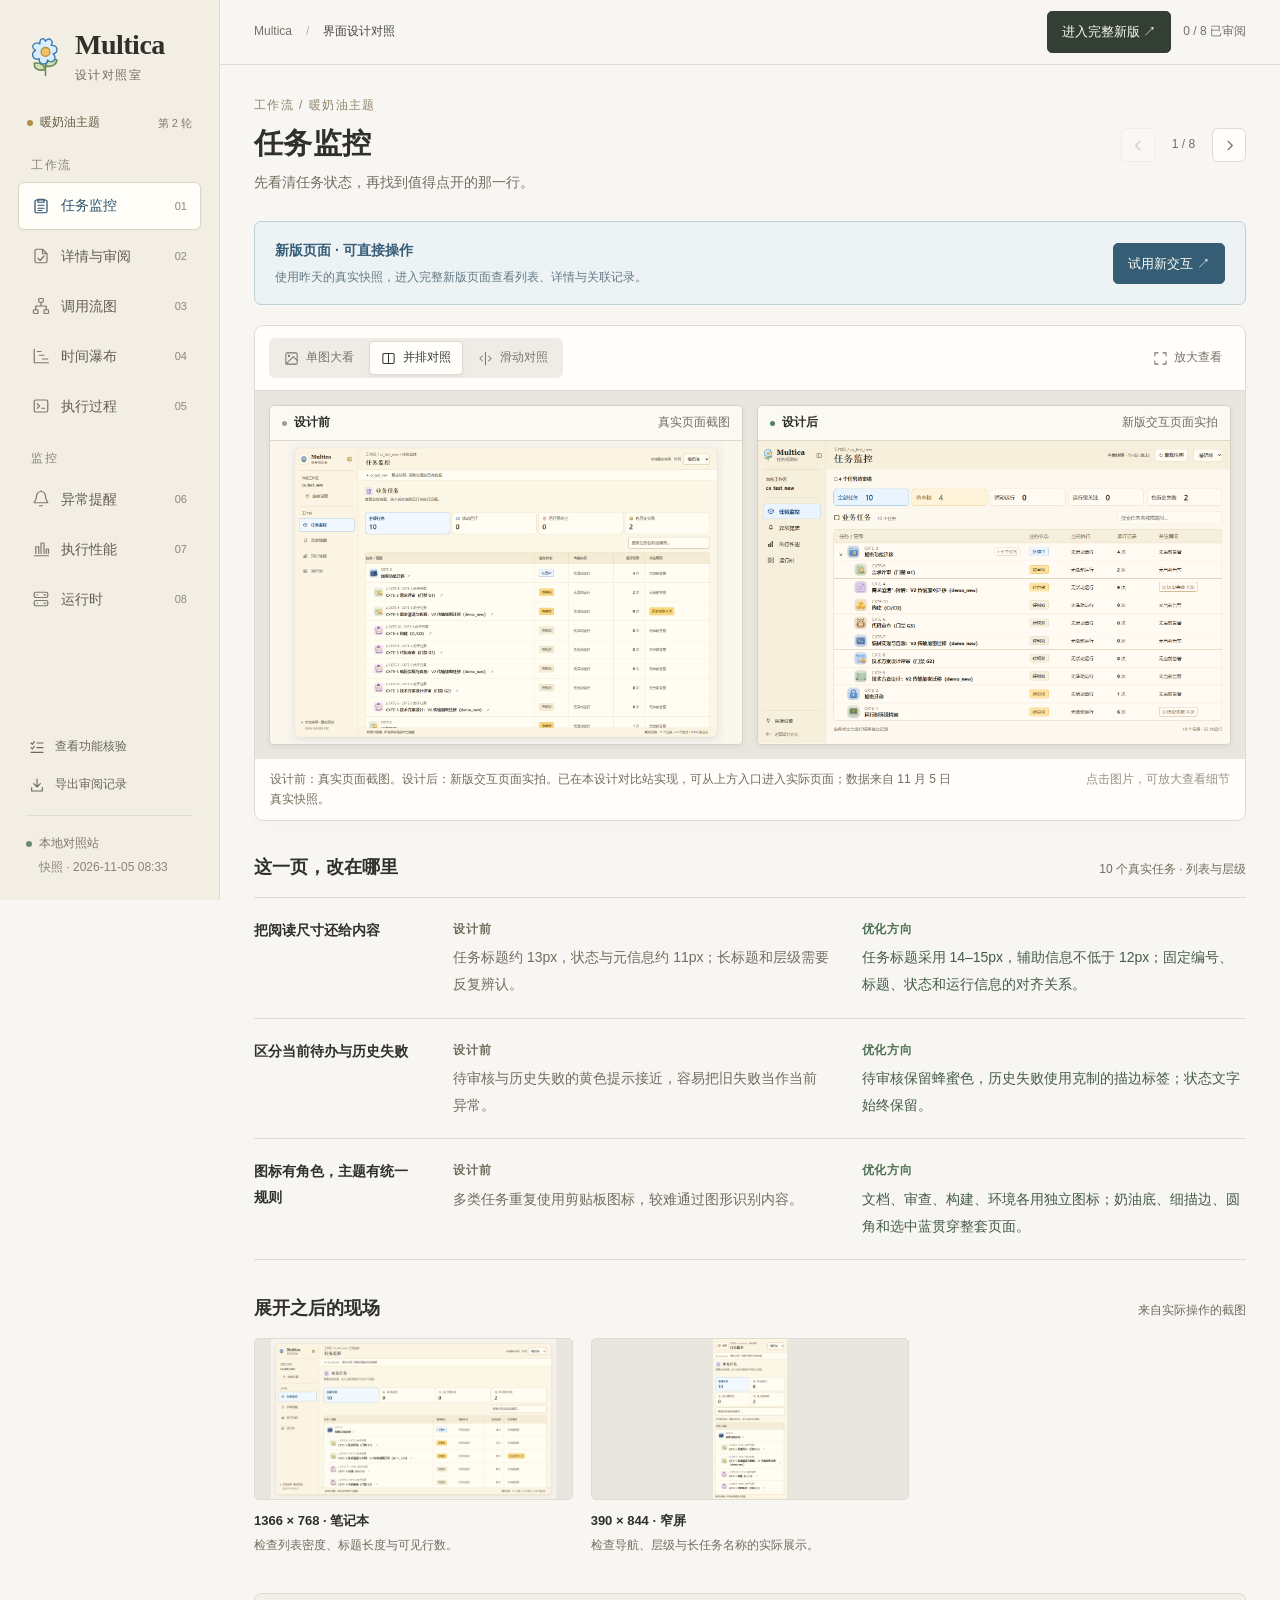
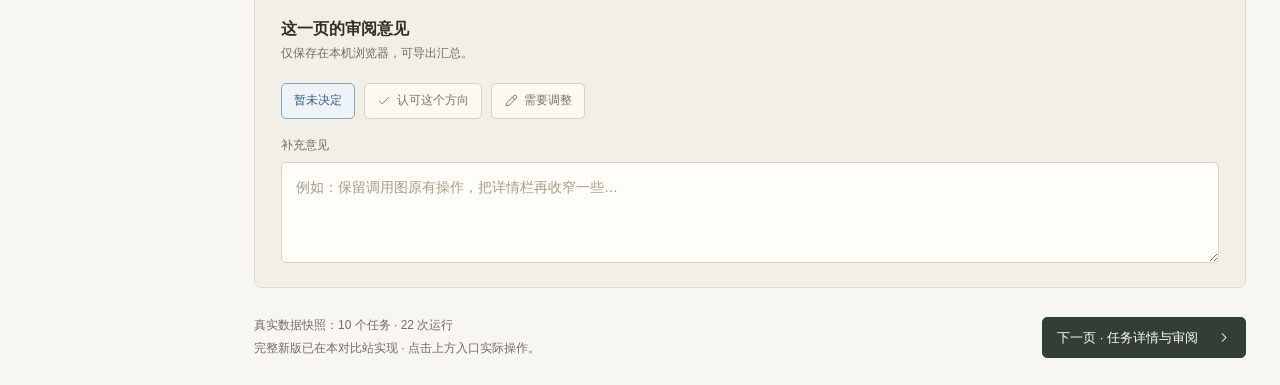
<file: public/index.html>
<!doctype html>
<html lang="zh-CN">
<head>
  <meta charset="UTF-8">
  <meta name="viewport" content="width=device-width,initial-scale=1">
  <meta name="theme-color" content="#f5f3ed">
  <meta name="description" content="Multica 暖奶油主题的完整设计前后对照：8 个页面、真实快照、交互审查与优化效果稿。">
  <title>Multica · 设计前后对照</title>
  <link rel="icon" href="./mark.svg" type="image/svg+xml">
  <link rel="stylesheet" href="./style.css">
</head>
<body>
  <a class="skip-link" href="#main">跳到对比内容</a>
  <aside class="sidebar">
    <a class="brand" href="#tasks"><img src="./mark.svg" width="35" height="42" alt=""><span><b>Multica</b><small>设计对照室</small></span></a>
    <div class="edition"><span class="edition-dot"></span>暖奶油主题<span>第 2 轮</span></div>
    <nav id="page-nav" aria-label="页面导航"></nav>
    <div class="sidebar-bottom">
      <button id="open-coverage" class="plain-button" type="button"><span data-icon="checklist"></span>查看功能核验</button>
      <button id="export-review" class="plain-button" type="button"><span data-icon="download"></span>导出审阅记录</button>
      <p><span class="local-dot"></span>本地对照站<small>快照 · 2026-11-05 08:33</small></p>
    </div>
  </aside>
  <div class="workspace">
    <header class="topbar"><div class="topbar-title"><span class="desktop-label">Multica</span><span class="slash">/</span><span>界面设计对照</span></div><div class="topbar-right"><a class="next-button" href="./new.html#tasks">进入完整新版 ↗</a><span id="review-progress">0 / 9 已审阅</span><button id="mobile-coverage" class="icon-button mobile-only" aria-label="查看功能核验" type="button"><span data-icon="checklist"></span></button></div></header>
    <main id="main" tabindex="-1">
      <div class="page-heading">
        <div><p class="eyebrow" id="page-category">工作流</p><h1 id="page-title">任务监控</h1><p class="page-intro" id="page-intro"></p></div>
        <div class="page-step"><button id="prev-page" class="icon-button" type="button" aria-label="上一页"><span data-icon="left"></span></button><span id="page-position">1 / 9</span><button id="next-page" class="icon-button" type="button" aria-label="下一页"><span data-icon="right"></span></button></div>
      </div>
      <section id="interactive-entry" class="interactive-entry" hidden><div><strong>时间轴行内展开与内容解析</strong><p>下方已同步新版实际截图。点击同一片段展开 / 收起；长输入、长返回、文件差异均可实际操作。</p></div><a href="./waterfall.html" class="next-button">试用新交互 ↗</a></section>
      <section class="comparison" aria-label="设计前后对照">
        <div class="comparison-toolbar">
          <div class="mode-switch" role="group" aria-label="对照方式">
            <button type="button" data-mode="single"><span data-icon="image"></span>单图大看</button>
            <button type="button" data-mode="split" aria-pressed="true"><span data-icon="split"></span><span class="desktop-label">并排对照</span><span class="mobile-only">上下对照</span></button>
            <button type="button" data-mode="wipe"><span data-icon="wipe"></span>滑动对照</button>
          </div>
          <div class="version-switch" id="version-switch" role="group" aria-label="显示版本"><button type="button" data-version="before">设计前</button><button type="button" data-version="after" aria-pressed="true">设计后</button></div>
          <button id="enlarge-current" class="quiet-button" type="button"><span data-icon="expand"></span>放大查看</button>
        </div>
        <div id="viewer" class="viewer mode-split" aria-live="off"></div>
        <div class="viewer-footer"><p id="viewer-caption">每张图片均标注实际来源。</p><span id="viewer-hint">点击图片，可放大查看细节</span></div>
      </section>
      <section class="changes-section" aria-labelledby="changes-title">
        <div class="section-heading"><h2 id="changes-title">这一页，改在哪里</h2><span id="scenario-count"></span></div>
        <div id="changes" class="change-list"></div>
      </section>
      <section class="evidence-section" id="evidence-section" aria-labelledby="evidence-title">
        <div class="section-heading"><h2 id="evidence-title">展开之后的现场</h2><p>来自实际操作的截图</p></div>
        <div id="evidence" class="evidence-grid"></div>
      </section>
      <section class="review-section" aria-labelledby="review-title">
        <div class="review-heading"><div><h2 id="review-title">这一页的审阅意见</h2><p>仅保存在本机浏览器，可导出汇总。</p></div><span id="save-status" role="status"></span></div>
        <div class="review-options" role="group" aria-label="审阅结论"><button type="button" data-verdict="pending">暂未决定</button><button type="button" data-verdict="accepted"><span data-icon="check"></span>认可这个方向</button><button type="button" data-verdict="changes"><span data-icon="edit"></span>需要调整</button></div>
        <label class="comment-label" for="review-note">补充意见</label><textarea id="review-note" rows="3" maxlength="4000" placeholder="例如：保留调用图原有操作，把详情栏再收窄一些…"></textarea>
      </section>
      <footer class="page-footer"><p>真实数据快照：10 个任务 · 22 次运行<span>完整新版已在本对比站实现 · 点击上方入口实际操作。</span></p><button id="continue-review" type="button" class="next-button">查看下一页<span data-icon="right"></span></button></footer>
    </main>
  </div>
  <dialog id="lightbox" class="lightbox" aria-label="放大查看设计图">
    <div class="lightbox-toolbar"><div><strong id="lightbox-title"></strong><small id="lightbox-source"></small></div><div class="lightbox-actions"><div id="lightbox-versions" class="version-switch" role="group" aria-label="放大图版本"><button type="button" data-light-version="before">设计前</button><button type="button" data-light-version="after">设计后</button></div><button id="zoom-toggle" class="quiet-button" type="button" aria-pressed="false">原始尺寸</button><a id="download-image" class="quiet-button desktop-label" download><span data-icon="download"></span>保存图片</a><button id="close-lightbox" class="icon-button" type="button" aria-label="关闭大图"><span data-icon="close"></span></button></div></div>
    <div id="lightbox-scroll" class="lightbox-scroll"><img id="lightbox-image" alt=""></div>
    <p class="lightbox-foot" id="lightbox-foot">图片保持原始比例 · Esc 关闭</p>
  </dialog>
  <dialog id="coverage-dialog" class="coverage-dialog" aria-labelledby="coverage-title"><div class="dialog-heading"><div><p class="eyebrow">有记录的检查</p><h2 id="coverage-title">这次具体看了什么</h2></div><button id="close-coverage" class="icon-button" type="button" aria-label="关闭功能核验"><span data-icon="close"></span></button></div><div id="coverage-body"></div><div class="coverage-footer"><span>来源：本地浏览器实测 · 2026-11-06</span><button id="coverage-done" type="button" class="next-button">知道了</button></div></dialog>
  <div id="toast" class="toast" role="status" hidden></div>
  <script type="module" src="./app.js"></script>
</body>
</html>
</file>
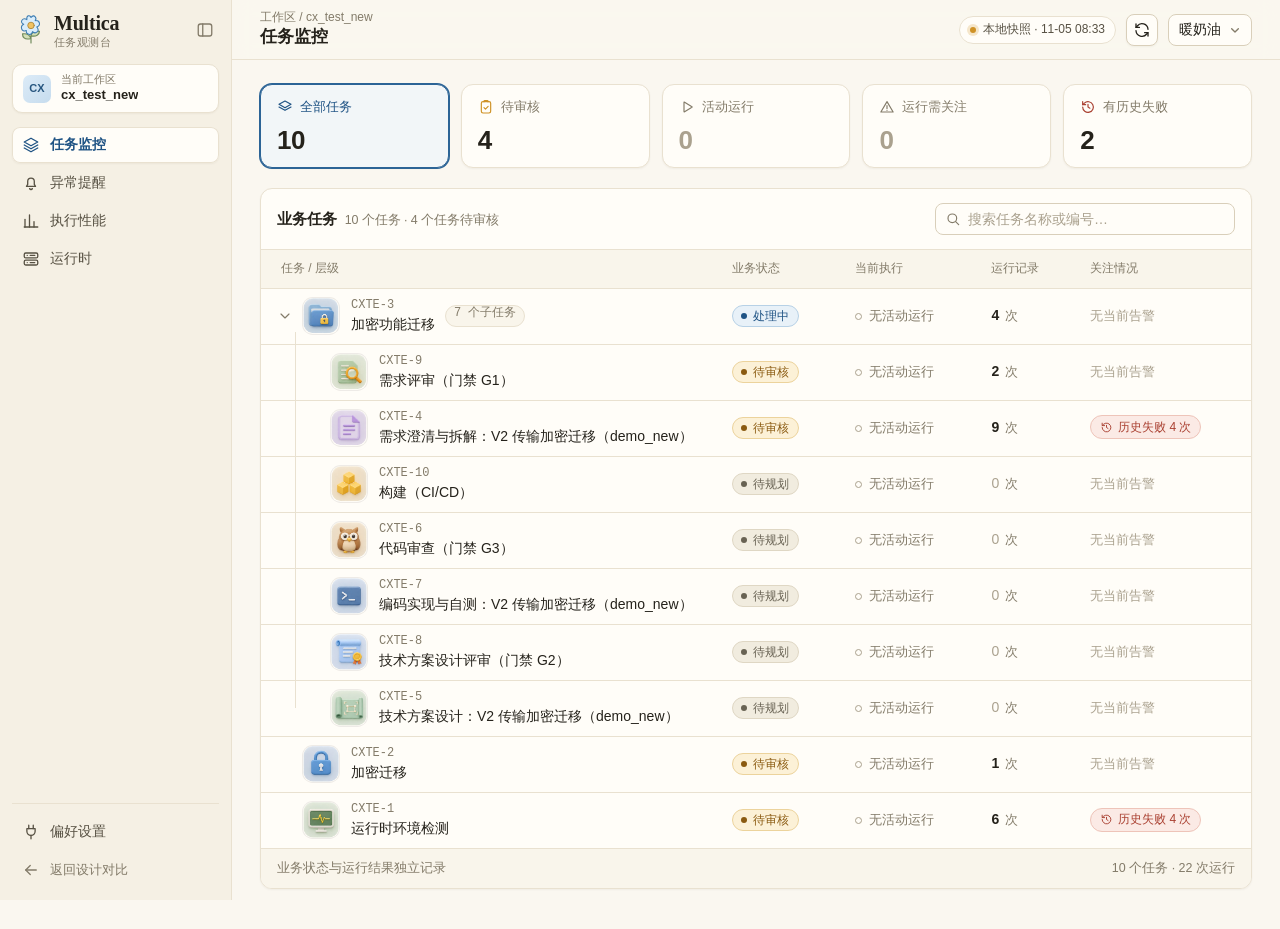
<file: public/new.html>
<!doctype html>
<html lang="zh-CN">
<head>
  <meta charset="utf-8">
  <meta name="viewport" content="width=device-width,initial-scale=1">
  <meta name="theme-color" content="#faf7f0">
  <title>Multica · 任务观测台</title>
  <link rel="icon" href="./mark.svg" type="image/svg+xml">
  <link rel="stylesheet" href="./ui.css">
</head>
<body>
  <aside class="side"></aside>
  <div class="shell">
    <header class="top">
      <div class="top-title"><small id="crumb">工作区 / cx_test_new</small><h1 id="heading">任务监控</h1></div>
      <span class="snapshot-chip" title="当前展示的是本地快照，不是实时数据">本地快照 · 11-05 08:33</span>
      <button id="reload" class="icon-button" type="button" aria-label="重载快照" title="重载快照"><span data-icon="refresh"></span></button>
      <select id="theme" aria-label="外观主题"><option value="cream">暖奶油</option><option value="paper">素纸</option><option value="dark">夜间</option></select>
    </header>
    <main id="main" aria-live="polite"><div class="skeleton" role="status" aria-label="正在读取真实快照…"><i></i><i></i></div></main>
  </div>
  <dialog id="reader" aria-labelledby="reader-heading"><header><h2 id="reader-heading">完整记录</h2><button id="close-reader" type="button" aria-label="关闭"><span data-icon="close"></span></button></header><div id="reader-body"></div></dialog>
  <script type="module" src="./new.js"></script>
</body>
</html>
</file>
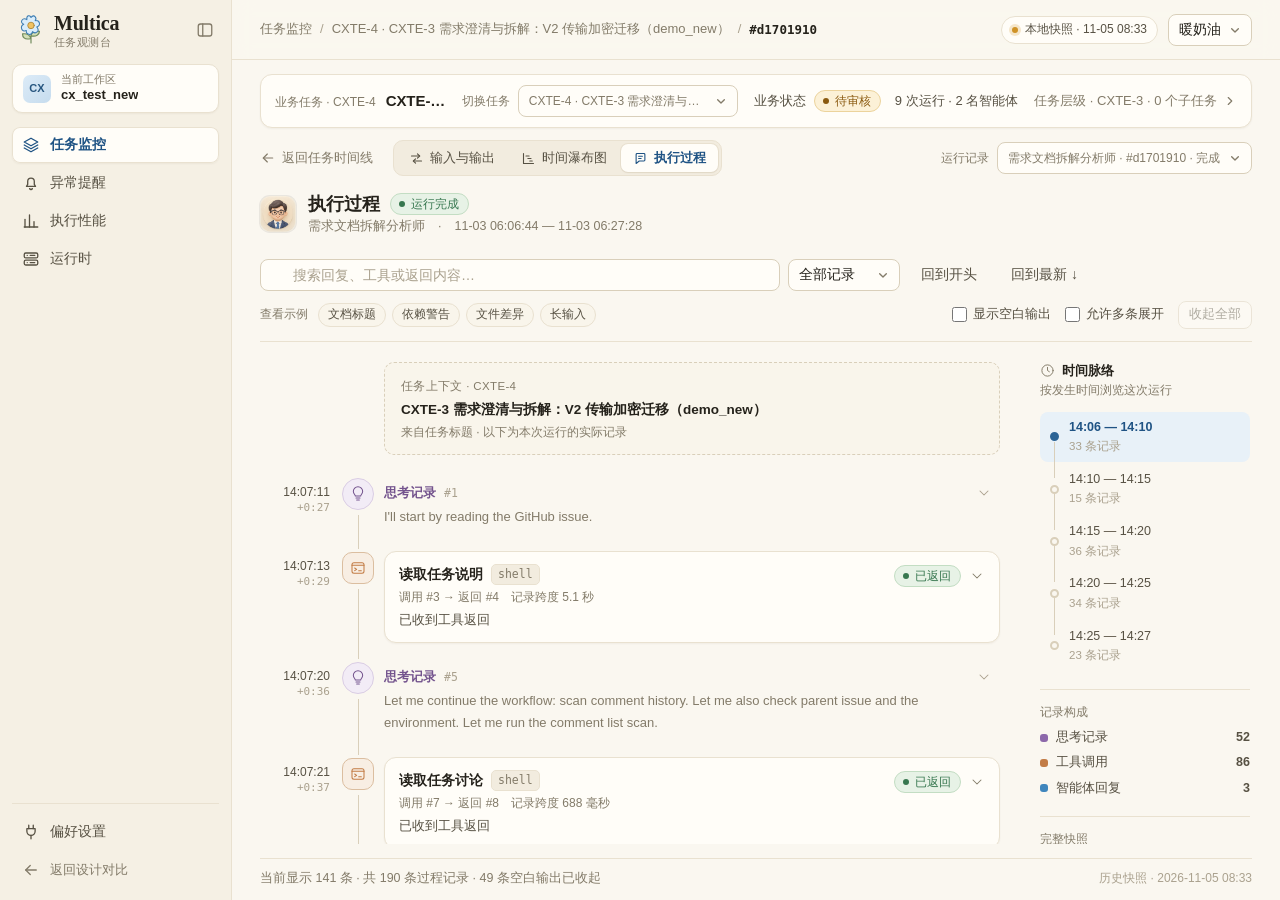
<file: public/process.html>
<!doctype html>
<html lang="zh-CN">
<head>
  <meta charset="UTF-8">
  <meta name="viewport" content="width=device-width,initial-scale=1">
  <meta name="theme-color" content="#faf7f0">
  <title>执行过程 · Multica</title>
  <link rel="icon" href="./mark.svg" type="image/svg+xml">
  <link rel="stylesheet" href="./ui.css">
</head>
<body class="process-page">
  <div class="shell">
    <header class="top app-header">
      <nav class="breadcrumb" aria-label="位置">任务监控 <span>/</span> CXTE-4 <span>/</span> <span>#d1701910</span></nav>
      <div class="header-end"><span class="snapshot-chip" title="当前展示的是本地快照，不是实时数据">本地快照 · 11-05 08:33</span><select id="theme" aria-label="外观主题"><option value="cream">暖奶油</option><option value="paper">素纸</option><option value="dark">夜间</option></select></div>
    </header>
    <main class="process-main">
      <header class="process-heading"><div class="heading-identity"><span class="agent-avatar" aria-hidden="true"></span><div><div class="heading-line"><h1>执行过程</h1><span class="run-status">运行完成</span></div><p>需求文档拆解分析师</p></div></div><nav class="run-views" aria-label="运行查看方式"><a href="./waterfall.html">时间瀑布</a><a href="./process.html" aria-current="page">对话过程</a></nav></header>
      <div class="process-toolbar"><label class="process-search"><span data-icon="search"></span><input id="flow-search" type="search" placeholder="搜索回复、工具或返回内容…" aria-label="搜索执行过程"></label><label><span class="sr-only">记录类型</span><select id="flow-kind"><option value="all">全部记录</option><option value="tool">工具调用</option><option value="text">智能体回复</option><option value="thinking">思考记录</option></select></label><button id="go-start" class="quiet">回到开头</button><button id="go-latest" class="quiet">回到最新 ↓</button></div>
      <div class="flow-options"><div class="flow-examples"><span>查看示例</span><button data-case="96">文档标题</button><button data-case="244">依赖警告</button><button data-case="796">文件差异</button><button data-case="747">长输入</button></div><div class="expand-options"><label><input id="show-empty" type="checkbox">显示空白输出</label><label><input id="keep-open" type="checkbox">允许多条展开</label><button id="collapse-entries" class="sm" disabled>收起全部</button></div></div>
      <div id="process-loading" role="status" class="load-state">正在读取本地对话记录…</div>
      <div id="process-error" role="alert" class="load-state" hidden><strong>执行记录暂时无法读取</strong><p>确认本地服务仍在运行后重试。</p><button id="reload-process">重新读取</button></div>
      <div id="process-workspace" class="process-workspace" hidden>
        <section id="flow-scroll" class="flow-scroll" aria-label="执行对话记录" tabindex="0"><div id="flow-content"></div></section>
        <aside class="process-index" aria-label="按时间跳转"><div class="index-heading"><span data-icon="clock"></span><h2>时间脉络</h2></div><p class="index-hint">按发生时间浏览这次运行</p><nav id="time-index"></nav><div class="record-composition"><h3>记录构成</h3><div id="record-composition"></div></div><div class="capture-range"><h3>完整快照</h3><p id="capture-count"></p><p id="empty-label" class="range-note"></p><p class="range-note">调用与返回按 ID 配对；保留原始顺序与截断标记。</p></div></aside>
      </div>
      <footer class="process-footer"><span id="flow-count" role="status"></span><span>历史快照 · 2026-11-05 08:33</span></footer>
    </main>
  </div>
  <dialog id="reader" aria-labelledby="reader-title"><header class="reader-header"><div><p class="eyebrow" id="reader-kicker"></p><h2 id="reader-title"></h2></div><button id="close-reader" class="icon-button" aria-label="关闭完整阅读"><span data-icon="close"></span></button></header><div class="reader-tools"><div id="reader-tabs" class="detail-tabs" role="tablist" aria-label="完整阅读内容"></div><button id="copy-content" class="quiet">复制当前内容</button><button id="download-record" class="quiet">下载原始记录</button></div><div class="reader-search"><input id="reader-search" type="search" placeholder="在当前内容中查找…" aria-label="在当前内容中查找"><span id="match-count" role="status"></span><button id="prev-match" aria-label="上一个匹配"><span data-icon="arrowUp"></span></button><button id="next-match" aria-label="下一个匹配"><span data-icon="arrowDown"></span></button></div><div id="reader-content" class="reader-content"></div><footer class="reader-footer">只展示本地快照已捕获的记录；截断的内容无法补回。<span>Esc 关闭</span></footer></dialog>
  <div id="toast" role="status" hidden></div>
  <script type="module" src="./process.js"></script>
</body>
</html>
</file>
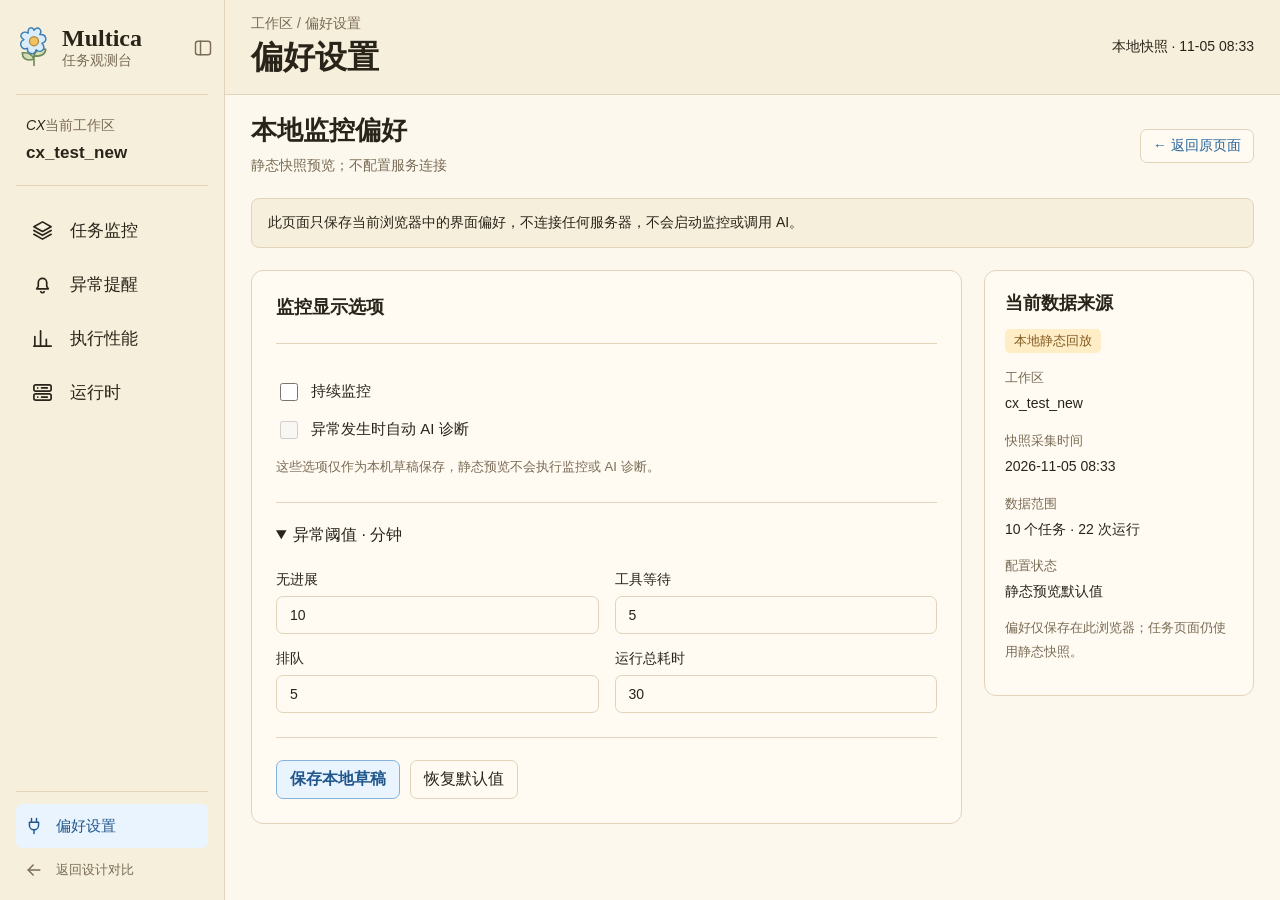
<file: public/settings.html>
<!doctype html><html lang="zh-CN"><head><meta charset="utf-8"><meta name="viewport" content="width=device-width,initial-scale=1"><title>偏好设置 · Multica</title><link rel="icon" href="./mark.svg"><link rel="stylesheet" href="./new.css"><link rel="stylesheet" href="./workspace-shell.css"><link rel="stylesheet" href="./settings.css"></head><body data-page="settings"><aside class="side"></aside><div class="shell"><header class="top"><div><small>工作区 / 偏好设置</small><h1>偏好设置</h1></div><span>本地快照 · 11-05 08:33</span></header><main id="settings-main"><p role="status">正在读取静态快照…</p></main></div><dialog id="settings-confirm" aria-labelledby="confirm-title"><h2 id="confirm-title">尚有未保存的改动</h2><p id="confirm-description"></p><div><button id="confirm-cancel" type="button">继续编辑</button><button id="confirm-accept" type="button">放弃改动并离开</button></div></dialog><script type="module" src="./settings.js"></script></body></html>
</file>
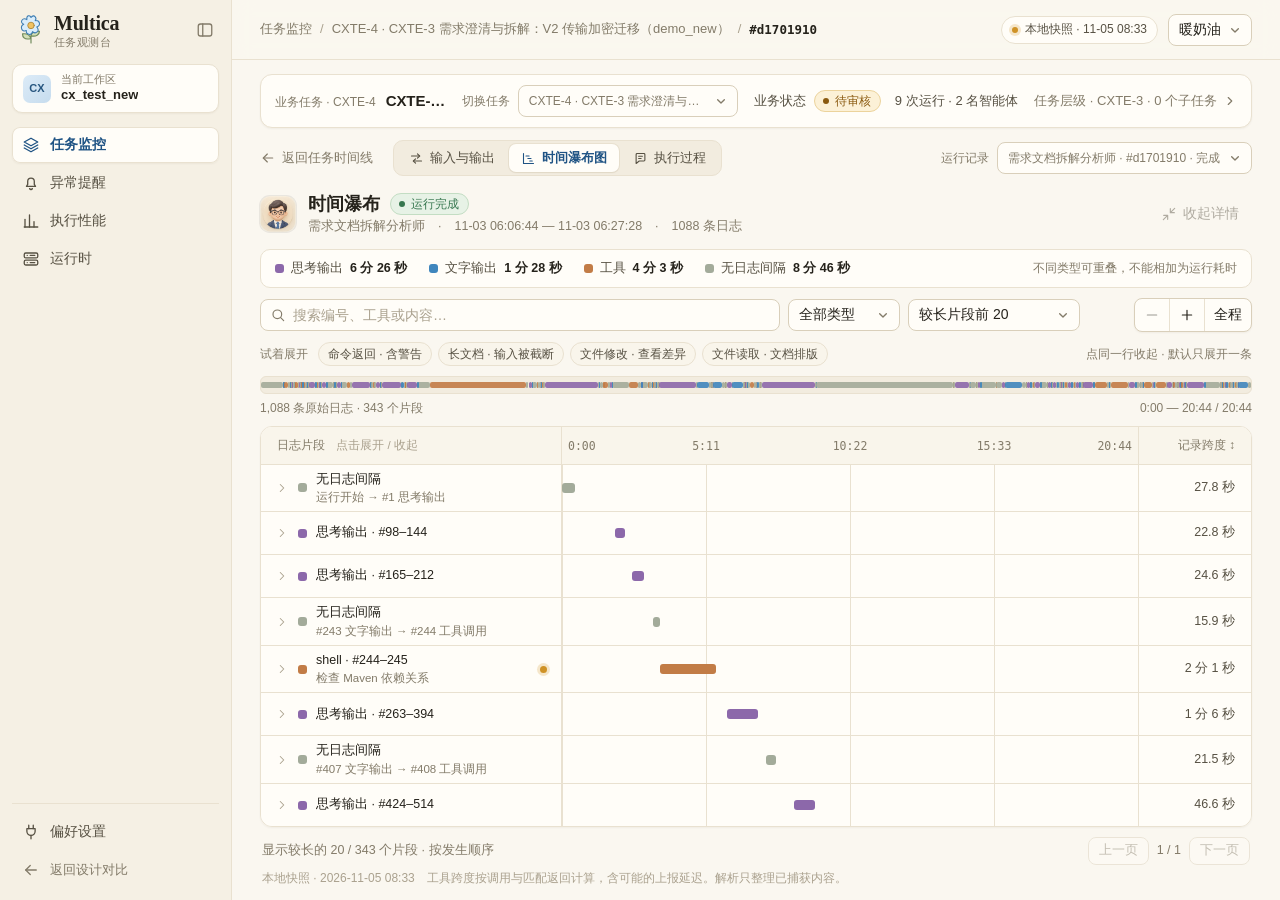
<file: public/waterfall.html>
<!doctype html>
<html lang="zh-CN">
<head>
  <meta charset="utf-8">
  <meta name="viewport" content="width=device-width,initial-scale=1">
  <meta name="theme-color" content="#faf7f0">
  <title>时间瀑布 · Multica</title>
  <link rel="icon" href="./mark.svg" type="image/svg+xml">
  <link rel="stylesheet" href="./ui.css">
</head>
<body>
  <div class="shell">
    <header class="top app-header">
      <nav class="breadcrumb" aria-label="位置">任务监控 <span>/</span> CXTE-4 <span>/</span> <span>#d1701910</span></nav>
      <div class="header-end"><span class="snapshot-chip" title="当前展示的是本地快照，不是实时数据">本地快照 · 11-05 08:33</span><select id="theme" aria-label="外观主题"><option value="cream">暖奶油</option><option value="paper">素纸</option><option value="dark">夜间</option></select></div>
    </header>
    <main>
      <div class="run-heading">
        <div class="heading-identity"><span class="agent-avatar" aria-hidden="true"></span><div><p class="eyebrow">运行分析</p><div class="heading-line"><h1>时间瀑布</h1><span class="run-status">运行完成</span></div><p class="run-meta">需求文档拆解分析师</p></div></div>
        <button id="collapse-all" class="quiet" disabled><span data-icon="collapse"></span>收起详情</button>
      </div>
      <div id="loading" role="status" class="load-state">正在读取本地运行记录…</div>
      <div id="load-error" hidden role="alert" class="load-state"><strong>运行记录暂时无法读取</strong><p>请确认本地服务仍在运行，然后重试。</p><button id="retry-load">重新读取</button></div>
      <div id="workspace" class="workspace" hidden>
        <section class="summary-strip" aria-label="记录区间统计"><div id="totals"></div><span>不同类型可重叠，不能相加为运行耗时</span></section>
        <div class="controls">
          <label class="search-label"><span data-icon="search"></span><input id="search" type="search" aria-label="搜索全部日志片段" placeholder="搜索编号、工具或内容…"></label>
          <label><span class="sr-only">日志类型</span><select id="kind"><option value="all">全部类型</option><option value="tool">工具调用</option><option value="thinking">思考输出</option><option value="text">文字输出</option><option value="gap">无日志间隔</option></select></label>
          <label><span class="sr-only">显示方式</span><select id="mode"><option value="longest">较长片段前 20</option><option value="sequence">按发生顺序 · 每页 40</option></select></label>
          <div class="zoom-buttons" role="group" aria-label="时间轴缩放"><button id="zoom-out" aria-label="缩小时间轴" title="缩小时间轴"><span data-icon="minus"></span></button><button id="zoom-in" aria-label="放大时间轴" title="放大时间轴"><span data-icon="plus"></span></button><button id="zoom-fit">全程</button></div>
        </div>
        <div class="examples"><span>试着展开</span><button data-example="244">命令返回 · 含警告</button><button data-example="747">长文档 · 输入被截断</button><button data-example="796">文件修改 · 查看差异</button><button data-example="61">文件读取 · 文档排版</button><span class="example-hint">点同一行收起 · 默认只展开一条</span></div>
        <div class="axis-overview"><div id="overview" aria-hidden="true"></div><div class="overview-foot"><span id="record-count"></span><span id="time-range"></span></div><label id="pan-control" hidden>平移时间窗口<input id="pan" type="range" min="0" max="100" value="0" step="100" aria-label="平移时间窗口"></label></div>
        <section id="timeline-scroll" class="timeline-scroll" aria-label="日志时间瀑布"><div class="timeline-head"><span>日志片段 <small>点击展开 / 收起</small></span><div id="axis" class="axis"></div><span><button id="sort-duration" aria-label="按记录跨度排序" data-order="trace">记录跨度 ↕</button></span></div><div id="timeline"></div></section>
        <footer class="timeline-footer"><span id="visible-count"></span><div><button id="prev-batch" class="sm">上一页</button><span id="batch-count"></span><button id="next-batch" class="sm">下一页</button></div></footer>
        <p class="source-note">本地快照 · 2026-11-05 08:33　<span>工具跨度按调用与匹配返回计算，含可能的上报延迟。解析只整理已捕获内容。</span></p>
      </div>
    </main>
  </div>
  <dialog id="reader" aria-labelledby="reader-title"><header class="reader-header"><div><p class="eyebrow" id="reader-kicker"></p><h2 id="reader-title"></h2></div><button id="close-reader" class="icon-button" aria-label="关闭完整阅读"><span data-icon="close"></span></button></header><div class="reader-tools"><div id="reader-tabs" class="detail-tabs" role="tablist" aria-label="完整阅读内容"></div><button id="copy-content" class="quiet">复制当前内容</button><button id="download-record" class="quiet">下载原始记录</button></div><div class="reader-search"><input id="reader-search" type="search" placeholder="在当前内容中查找…" aria-label="在当前内容中查找"><span id="match-count" role="status"></span><button id="prev-match" aria-label="上一个匹配"><span data-icon="arrowUp"></span></button><button id="next-match" aria-label="下一个匹配"><span data-icon="arrowDown"></span></button></div><div id="reader-content" class="reader-content"></div><footer class="reader-footer">完整阅读仅包含本地快照已捕获的记录；被截断的内容无法补回。<span>Esc 关闭</span></footer></dialog>
  <div id="toast" role="status" hidden></div>
  <script type="module" src="./waterfall.js"></script>
</body>
</html>
</file>
<file: public/style.css>
@charset "UTF-8";
:root{color-scheme:light;--paper:#f7f6f2;--cream:#f2eee4;--surface:#fffefa;--ink:#302f29;--muted:#727166;--line:#dedbd0;--blue:#315f88;--blue-tint:#eaf1f6;--green:#477158;--honey:#a87429;--serif:Georgia,"Noto Serif SC","Source Han Serif SC",SimSun,serif;--sans:"Segoe UI","PingFang SC","Microsoft YaHei",sans-serif}
*{box-sizing:border-box}html{scroll-behavior:smooth;scroll-padding-top:30px}body{margin:0;background:var(--paper);color:var(--ink);font:14px/1.65 var(--sans);-webkit-font-smoothing:antialiased}button,input,textarea{font:inherit}button,a,input,textarea{-webkit-tap-highlight-color:transparent}button{cursor:pointer;color:inherit}button:disabled{cursor:default;opacity:.32}button,a{touch-action:manipulation}a{color:inherit;text-decoration:none}button{border:0;background:none}img{max-width:100%;display:block}h1,h2,p,figure{margin:0}h1,h2{line-height:1.4}h1{font-size:29px;letter-spacing:.015em;font-weight:650}h2{font-size:18px;font-weight:600}svg{width:18px;height:18px;display:block;flex:none}button span[data-icon],a span[data-icon]{display:inline-flex}button:focus-visible,a:focus-visible,input:focus-visible,textarea:focus-visible{outline:3px solid #5488b3;outline-offset:3px}button{transition:background-color 140ms,color 140ms,border-color 140ms}button:disabled:hover{background:none}[hidden]{display:none!important}.mobile-only{display:none}.skip-link{position:fixed;z-index:200;top:8px;left:8px;transform:translateY(-160%);padding:10px 18px;background:var(--ink);color:white;border-radius:6px}.skip-link:focus{transform:none}
.sidebar{position:fixed;inset:0 auto 0 0;width:220px;background:var(--cream);border-right:1px solid var(--line);padding:30px 18px 22px;display:flex;flex-direction:column;z-index:10}.brand{display:flex;gap:12px;align-items:center;padding:0 10px}.brand b{font:600 28px/1.1 var(--serif);letter-spacing:-.5px}.brand small{display:block;margin-top:5px;color:var(--muted);font-size:12px;letter-spacing:.12em}.edition{margin:27px 9px 23px;display:flex;align-items:center;gap:7px;font-size:12px;color:#665b45}.edition>span:last-child{margin-left:auto;color:#82796a;font-size:11px}.edition-dot,.local-dot{width:6px;height:6px;border-radius:50%;background:#b48c46;display:inline-block;flex:none}.nav-group-label{font-size:11px;color:#898477;margin:19px 13px 7px;letter-spacing:.14em}.nav-group-label:first-child{margin-top:0}.nav-item{width:100%;display:flex;align-items:center;gap:11px;padding:11px 13px;margin:3px 0;border-radius:6px;border:1px solid transparent;text-align:left;color:#635e52;font-size:13px}.nav-item svg{width:18px;height:18px;opacity:.8}.nav-item .nav-number{font:11px var(--sans);margin-left:auto;color:#8d887b}.nav-item[aria-current="page"]{background:#fffdf7;color:#2e5272;border-color:#dbd5c5;box-shadow:0 1px 2px #4b371009}.nav-item[aria-current="page"] svg{opacity:1}.nav-item:hover:not([aria-current="page"]){background:#e9e4d8}.nav-item .review-dot{height:6px;width:6px;background:var(--green);border-radius:50%;margin-left:-4px}.nav-item .review-dot.changes{background:var(--honey)}.sidebar-bottom{margin-top:auto;padding:27px 8px 0}.plain-button{display:flex;align-items:center;gap:10px;padding:9px 3px;font-size:12px;color:#6b665b;width:100%;text-align:left}.plain-button:hover{color:var(--blue)}.plain-button svg{width:16px;height:16px}.sidebar-bottom p{border-top:1px solid var(--line);padding-top:18px;margin-top:12px;font-size:11px;color:#7b7669}.local-dot{background:#6b8c70;margin-right:7px}.sidebar-bottom small{display:block;font-size:10px;margin:4px 0 0 13px;color:#898477}.workspace{margin-left:220px;min-width:0}.topbar{height:65px;padding:0 34px;border-bottom:1px solid var(--line);display:flex;align-items:center;justify-content:space-between;font-size:12px}.topbar-title{display:flex;gap:14px;align-items:center;color:#777268}.topbar-title>span:last-child{color:#47453e}.slash{color:#b7b1a5}.topbar-right{display:flex;align-items:center;gap:12px;color:var(--muted);font-size:11px;font-variant-numeric:tabular-nums}main{max-width:1700px;margin:0 auto;padding:31px 34px 26px}.page-heading{display:flex;align-items:center;justify-content:space-between;gap:20px;margin-bottom:27px}.eyebrow{font-size:11px;letter-spacing:.12em;color:#91846b;margin-bottom:7px}.page-intro{color:var(--muted);font-size:13px;margin-top:8px}.page-step{display:flex;align-items:center;gap:10px;flex:none;color:var(--muted);font-size:12px;font-variant-numeric:tabular-nums}.page-step>span{min-width:37px;text-align:center}.icon-button{width:34px;height:34px;border:1px solid var(--line);background:var(--surface);border-radius:6px;display:inline-flex;align-items:center;justify-content:center;flex:none}.icon-button:hover{background:#eeece5}.icon-button svg{width:17px;height:17px}.comparison{border:1px solid var(--line);border-radius:9px;background:var(--surface);overflow:hidden;box-shadow:0 4px 16px #38301604}.comparison-toolbar{padding:12px 14px;display:flex;align-items:center;gap:12px;border-bottom:1px solid var(--line);flex-wrap:wrap;min-height:62px}.mode-switch{display:flex;align-items:center;gap:3px;padding:3px;border-radius:6px;background:#eeece6}.mode-switch button{display:flex;align-items:center;justify-content:center;gap:7px;padding:6px 11px;border-radius:4px;font-size:12px;color:#787469;white-space:nowrap;border:1px solid transparent}.mode-switch button[aria-pressed="true"]{background:var(--surface);color:#363831;box-shadow:0 1px 3px #342f1812;border-color:#dfdbcf}.mode-switch button:hover{color:var(--ink)}.mode-switch svg{width:15px;height:15px}.version-switch{display:inline-flex;border:1px solid var(--line);border-radius:5px;padding:2px;gap:2px}.version-switch button{font-size:11px;border-radius:3px;padding:4px 9px;white-space:nowrap;color:var(--muted)}.version-switch button[aria-pressed="true"]{color:var(--blue);background:var(--blue-tint);font-weight:600}.quiet-button{display:inline-flex;align-items:center;justify-content:center;gap:6px;padding:6px 9px;color:var(--muted);font-size:12px;border-radius:4px;white-space:nowrap}.quiet-button:hover{color:var(--blue);background:#eef2f4}.quiet-button svg{width:15px;height:15px}#enlarge-current{margin-left:auto}.viewer{background:#e9e6df;padding:14px;min-width:0}.mode-split{display:grid;grid-template-columns:minmax(0,1fr) minmax(0,1fr);gap:14px}.image-frame{min-width:0;overflow:hidden;border:1px solid #d7d2c6;border-radius:5px;background:#fffdf5;box-shadow:0 2px 5px #332c1510}.image-label{height:35px;display:flex;align-items:center;justify-content:space-between;gap:8px;padding:0 12px;border-bottom:1px solid #ddd8cc;background:#faf9f4}.image-label strong{display:flex;align-items:center;gap:7px;font-size:11px;font-weight:600}.image-label strong::before{content:"";width:5px;height:5px;background:#a49d90;border-radius:50%}.image-label.after strong::before{background:#4e8064}.image-label small{font-size:10px;color:#8a8478}.image-open{display:block;position:relative;width:100%;padding:0;background:#fbf7ed;overflow:hidden;cursor:zoom-in}.image-open .main-image{width:100%;aspect-ratio:1.56;object-fit:contain;transition:opacity 180ms;opacity:0}.image-open.is-loaded .main-image{opacity:1}.image-open::after{content:"正在加载图片…";position:absolute;inset:0;display:grid;place-items:center;color:#948972;font-size:12px;pointer-events:none}.image-open.is-loaded::after,.image-open.has-error::after{display:none}.image-open .zoom-badge{position:absolute;right:12px;bottom:12px;border:1px solid #d6d0c0;background:#fffdf4ee;border-radius:5px;padding:6px;color:#5a5447;opacity:0;transition:opacity 140ms}.image-open:hover .zoom-badge,.image-open:focus-visible .zoom-badge{opacity:1}.image-open .zoom-badge svg{width:15px;height:15px}.image-open.has-error .main-image{opacity:0}.asset-error{position:absolute;inset:0;display:flex;flex-direction:column;justify-content:center;align-items:center;gap:7px;background:#f7f2e8;color:#745933;font-size:13px}.asset-error small{font-size:11px}.mode-single .image-frame{max-width:1440px;margin:auto}.mode-single .main-image{max-height:76vh}.viewer-footer{padding:11px 15px;display:flex;justify-content:space-between;gap:15px;align-items:baseline;font-size:10px;color:#7f796c}.viewer-footer>p{max-width:72%}.viewer-footer>span{white-space:nowrap;color:#999183}.wipe-frame{position:relative;aspect-ratio:1.56;background:#fbf7ed;overflow:hidden;border:1px solid #d7d2c6;border-radius:5px;--reveal:50%}.wipe-frame>img{position:absolute;width:100%;height:100%;object-fit:contain;pointer-events:none;user-select:none}.wipe-after{clip-path:inset(0 0 0 var(--reveal))}.wipe-label{position:absolute;top:12px;background:#fffdf5ee;border:1px solid #d4cfc1;padding:4px 10px;border-radius:5px;font-size:11px;color:#675d4a;pointer-events:none}.wipe-label.before{left:12px}.wipe-label.after{right:12px;color:var(--green)}.wipe-divider{position:absolute;left:var(--reveal);top:0;bottom:0;border-left:2px solid #315f88;transform:translateX(-1px);pointer-events:none;filter:drop-shadow(0 0 3px #fff)}.wipe-handle{position:absolute;top:50%;left:0;transform:translate(-50%,-50%);display:flex;align-items:center;justify-content:center;width:35px;height:45px;background:#fffefa;border:1px solid #315f88;border-radius:6px;color:#315f88;box-shadow:0 3px 10px #302c2120}.wipe-handle svg{width:18px}.wipe-range{position:absolute;inset:0;width:100%;height:100%;margin:0;opacity:0;cursor:ew-resize;z-index:2}.wipe-frame:focus-within{outline:3px solid #5488b3;outline-offset:3px}.wipe-controls{display:flex;align-items:center;justify-content:center;gap:10px;padding-top:9px;color:#777163;font-size:11px}.wipe-controls .quiet-button{font-size:11px;padding:3px 7px}.wipe-controls output{font-variant-numeric:tabular-nums}.wipe-controls .sep{color:#c1b8a7}.section-heading{display:flex;align-items:baseline;justify-content:space-between;gap:18px;margin-bottom:16px}.section-heading>span,.section-heading>p{font-size:11px;color:#8a8272}.changes-section{margin-top:34px}.change-list{border-top:1px solid var(--line)}.change-row{display:grid;grid-template-columns:175px minmax(0,1fr) minmax(0,1fr);gap:24px;padding:20px 0;border-bottom:1px solid var(--line)}.change-name{font-size:13px;font-weight:600;padding-right:12px;line-height:1.8}.change-cell{font-size:12px;line-height:1.9;color:#746e61}.change-cell.after{color:#4e554d}.change-cell small{display:block;font-size:10px;font-weight:600;letter-spacing:.08em;color:#999080;margin-bottom:4px}.change-cell.after small{color:#62836c}.evidence-section{margin-top:36px}.evidence-grid{display:grid;grid-template-columns:repeat(3,minmax(0,1fr));gap:18px}.evidence-card{min-width:0}.evidence-card button{padding:0;display:block;width:100%;overflow:hidden;border:1px solid var(--line);border-radius:5px;background:#e9e6df;cursor:zoom-in}.evidence-card img{width:100%;height:160px;object-fit:contain;transition:filter 140ms}.evidence-card button:hover img{filter:brightness(1.025)}.evidence-card h3{font-size:12px;font-weight:600;margin:10px 0 4px}.evidence-card p{font-size:11px;color:#878071;line-height:1.8}.review-section{margin-top:36px;padding:24px 26px;border:1px solid var(--line);background:#f2efe7;border-radius:7px}.review-heading{display:flex;justify-content:space-between;align-items:center;gap:15px}.review-heading h2{font-size:16px}.review-heading p{font-size:11px;color:#8c8372;margin-top:4px}.review-heading #save-status{font-size:11px;color:#71816e;flex:none}.review-options{display:flex;gap:9px;margin:19px 0 17px;flex-wrap:wrap}.review-options button{display:flex;align-items:center;gap:6px;padding:6px 12px;border:1px solid #d8d2c4;background:#fbf9f2;color:#7e7562;border-radius:5px;font-size:12px}.review-options button svg{width:14px;height:14px}.review-options button[aria-pressed="true"]{color:#315f88;border-color:#86a6bf;background:#edf3f7}.review-options button[data-verdict="accepted"][aria-pressed="true"]{color:#416b4f;border-color:#94ad94;background:#edf2e9}.review-options button[data-verdict="changes"][aria-pressed="true"]{color:#8a632a;border-color:#bba079;background:#fbf1dc}.comment-label{font-size:11px;color:#78705f;display:block;margin-bottom:6px}textarea{display:block;width:100%;background:#fffdf7;color:var(--ink);border:1px solid #d8d2c4;border-radius:5px;padding:12px 14px;resize:vertical;min-height:93px;font-size:12px;line-height:1.8}textarea::placeholder{color:#a69d8b}.page-footer{margin-top:28px;display:flex;justify-content:space-between;align-items:center;gap:25px}.page-footer p{font-size:11px;color:#847c6b}.page-footer p span{display:block;font-size:10px;color:#a09888;margin-top:3px}.next-button{display:inline-flex;align-items:center;justify-content:center;gap:18px;background:#333e35;color:#fffdf4;border:1px solid #333e35;border-radius:5px;padding:9px 14px;font-size:12px;white-space:nowrap}.next-button:hover{background:#49594b}.next-button svg{width:15px;height:15px}
dialog{color:var(--ink);padding:0;background:var(--paper);border:1px solid #d4ccbc;border-radius:10px;box-shadow:0 14px 80px #16130c38}dialog::backdrop{background:#26251f9e;backdrop-filter:blur(4px)}.lightbox{width:calc(100vw - 36px);height:calc(100dvh - 36px);max-width:none;max-height:none;overflow:hidden}.lightbox[open]{display:flex;flex-direction:column}.lightbox-toolbar{display:flex;align-items:center;justify-content:space-between;gap:15px;padding:12px 18px;border-bottom:1px solid var(--line);flex:none;min-height:65px}.lightbox-toolbar strong{font-size:14px;font-weight:600}.lightbox-toolbar small{display:block;font-size:10px;color:#897d69;margin-top:3px}.lightbox-actions{display:flex;align-items:center;gap:12px}.lightbox-scroll{flex:1;min-height:0;overflow:auto;background:#e4e1d8;display:flex;align-items:center;justify-content:center;overscroll-behavior:contain}.lightbox-scroll img{display:block;width:auto;height:auto;max-width:100%;max-height:100%;object-fit:contain}.lightbox-scroll.original{display:block}.lightbox-scroll.original img{max-width:none;max-height:none;margin:auto}.lightbox-foot{font-size:10px;color:#7c725e;padding:7px 18px;border-top:1px solid var(--line);flex:none}.coverage-dialog{width:680px;max-width:calc(100vw - 30px);max-height:85dvh;overflow:auto}.dialog-heading{display:flex;align-items:center;justify-content:space-between;gap:20px;padding:26px 28px 22px;border-bottom:1px solid var(--line)}.dialog-heading h2{font-size:23px}.dialog-heading .eyebrow{font-size:10px}#coverage-body{padding:6px 28px}.coverage-row{padding:17px 0;border-bottom:1px solid var(--line);display:grid;grid-template-columns:130px minmax(0,1fr);gap:20px}.coverage-row:last-child{border:0}.coverage-row h3{font-size:12px;margin:0 0 6px}.coverage-row span{color:#54745b;font-size:10px;background:#e8eee4;padding:2px 6px;border-radius:3px}.coverage-row p{font-size:12px;color:#776d5a;line-height:1.9}.coverage-footer{display:flex;align-items:center;justify-content:space-between;gap:20px;padding:20px 28px;border-top:1px solid var(--line);font-size:10px;color:#978974}.toast{position:fixed;left:calc(50% + 110px);bottom:26px;transform:translateX(-50%);z-index:150;background:#343d32;color:#fffdf2;padding:10px 20px;border-radius:7px;box-shadow:0 3px 14px #181d1733;font-size:12px;max-width:calc(100vw - 30px);text-align:center}
@media(min-width:1800px){.image-open .main-image{max-height:65vh}.mode-split{gap:20px}.viewer{padding:20px}.evidence-card img{height:220px}}
@media(max-width:1150px){.sidebar{width:195px;padding:25px 12px 18px}.workspace{margin-left:195px}.brand{gap:9px}.brand b{font-size:26px}.nav-item{font-size:12px;padding:10px 11px}.topbar{padding:0 25px}main{padding:26px 25px}.change-row{grid-template-columns:135px minmax(0,1fr) minmax(0,1fr);gap:17px}.section-heading{align-items:flex-start}.section-heading>span{max-width:50%;text-align:right}.viewer-footer>span{display:none}.viewer-footer>p{max-width:100%}.comparison-toolbar{gap:7px;padding:9px 11px}.mode-switch button{padding:5px 8px}.evidence-card img{height:130px}.toast{left:calc(50% + 98px)}}
@media(max-width:850px){.sidebar{width:172px;padding:22px 9px 17px}.workspace{margin-left:172px}.brand b{font-size:23px}.brand small{font-size:10px}.brand img{width:29px}.edition{font-size:10px;margin:23px 6px}.edition>span:last-child{font-size:9px}.nav-item{font-size:11px;padding:10px 9px;gap:8px}.nav-item svg{width:16px}.nav-item .nav-number{font-size:10px}.sidebar-bottom{padding:20px 5px 0}.plain-button{font-size:11px;gap:7px}main{padding:24px 20px}.topbar{padding:0 20px}h1{font-size:26px}.page-heading{align-items:flex-start;gap:15px}.page-intro{font-size:12px}.page-step{gap:3px;margin-top:27px}.page-step .icon-button{width:28px;height:30px}.page-step>span{min-width:32px;font-size:10px}.change-row{grid-template-columns:1fr 1fr;gap:9px 20px}.change-name{grid-column:1/-1}.mode-switch button{font-size:11px;gap:5px}.mode-switch svg{width:13px}.comparison-toolbar #version-switch{margin-left:auto}.comparison-toolbar #enlarge-current{padding:5px;gap:4px}.mode-split{gap:10px}.viewer{padding:10px}.image-label{padding:0 8px}.image-label small{font-size:9px}.image-label strong{font-size:10px}.evidence-grid{gap:12px}.evidence-card img{height:115px}.toast{left:calc(50% + 86px)}}
@media(max-width:650px){.desktop-label{display:none!important}.mobile-only{display:initial}.sidebar{position:relative;inset:auto;width:100%;padding:18px 16px 0;border-right:0;border-bottom:1px solid var(--line);display:grid;grid-template-columns:1fr auto;align-items:center;gap:15px}.brand{padding:0;gap:9px}.brand img{width:25px;height:31px}.brand b{font-size:23px}.brand small{display:none}.edition{margin:0;font-size:11px;gap:6px}.edition>span:last-child{display:none}#page-nav{grid-column:1/-1;display:flex;gap:5px;overflow-x:auto;scrollbar-width:thin;scrollbar-color:#c6beae transparent;padding:1px 0 10px;min-width:0}.nav-group-label{display:none}.nav-item{width:auto;flex:none;padding:7px 10px;gap:6px;margin:0;font-size:11px}.nav-item svg{width:14px;height:14px}.nav-item .nav-number{display:none}.nav-item .review-dot{width:4px;height:4px;margin-left:0}.sidebar-bottom{display:none}.workspace{margin:0}.topbar{height:48px;padding:0 18px;font-size:11px}.topbar-title{gap:0}.topbar-title .slash{display:none}.topbar-right{font-size:10px}.topbar-right .icon-button{display:inline-flex;width:28px;height:28px;background:transparent;border-color:transparent}.topbar-right .icon-button svg{width:16px}main{padding:24px 16px}.page-heading{margin-bottom:23px;gap:10px}.eyebrow{font-size:10px;margin-bottom:5px}h1{font-size:25px}.page-intro{font-size:11px;line-height:1.8;max-width:285px;margin-top:7px}.page-step{margin-top:23px}.page-step .icon-button{width:26px;height:28px}.page-step svg{width:14px}.page-step{gap:1px}.page-step>span{min-width:29px}.comparison-toolbar{padding:8px;gap:7px}.mode-switch{gap:1px;padding:2px;width:100%;justify-content:space-between}.mode-switch button{padding:6px 8px;flex:1;font-size:11px;gap:5px}.comparison-toolbar #version-switch{margin-left:0}.comparison-toolbar #enlarge-current{margin-left:auto;font-size:11px}.comparison-toolbar:has(#version-switch[hidden]) #enlarge-current{padding:3px 5px}.viewer{padding:9px}.mode-split{grid-template-columns:minmax(0,1fr);gap:12px}.image-label{height:31px;padding:0 10px}.image-label strong{font-size:10px}.image-label small{font-size:9px}.image-open .main-image{max-height:none}.image-open .zoom-badge{opacity:1;right:6px;bottom:6px;padding:4px}.image-open .zoom-badge svg{width:12px;height:12px}.viewer-footer{font-size:9px;padding:9px 11px;line-height:1.8}.wipe-label{top:7px;font-size:9px;padding:3px 6px}.wipe-label.before{left:7px}.wipe-label.after{right:7px}.wipe-handle{width:28px;height:36px}.wipe-controls{font-size:10px;gap:5px;padding-top:8px;flex-wrap:wrap}.wipe-controls .quiet-button{font-size:10px;padding:3px 5px}.section-heading{display:block;margin-bottom:14px}.section-heading>span,.section-heading>p{font-size:10px;display:block;text-align:left;max-width:none;margin-top:5px}h2{font-size:17px}.changes-section{margin-top:28px}.change-row{grid-template-columns:1fr;gap:9px;padding:18px 0}.change-name{font-size:13px}.change-cell{font-size:11px;line-height:1.85;padding-left:10px;border-left:2px solid #d8d1c2}.change-cell.after{border-left-color:#9cae95}.change-cell small{font-size:9px;margin-bottom:1px}.evidence-section{margin-top:28px}.evidence-grid{grid-template-columns:repeat(2,minmax(0,1fr));gap:18px 12px}.evidence-card img{height:109px}.evidence-card h3{font-size:11px}.evidence-card p{font-size:10px}.review-section{margin-top:28px;padding:18px 16px}.review-heading{align-items:flex-start}.review-heading h2{font-size:15px}.review-heading p{font-size:10px}.review-heading #save-status{font-size:10px;max-width:80px;text-align:right}.review-options{gap:5px;margin-top:15px}.review-options button{font-size:10px;padding:6px 8px;gap:4px}.review-options svg{width:12px;height:12px}textarea{font-size:16px;padding:10px;min-height:100px;line-height:1.65}.comment-label{font-size:10px}.page-footer{display:block;margin-top:24px}.page-footer p{font-size:10px}.page-footer p span{font-size:9px}.page-footer .next-button{margin-top:17px;width:100%;justify-content:space-between;font-size:12px;padding:11px 14px}.lightbox{width:100vw;height:100dvh;max-width:100vw;max-height:100dvh;margin:0;border-radius:0;border:0}.lightbox-toolbar{padding:12px;gap:10px;align-items:flex-start;flex-wrap:wrap}.lightbox-toolbar>div:first-child{width:calc(100% - 50px)}.lightbox-toolbar strong{font-size:13px}.lightbox-toolbar small{font-size:10px}.lightbox-actions{gap:8px;width:100%}.lightbox-actions #close-lightbox{position:absolute;top:12px;right:12px;width:29px;height:29px}.lightbox-actions #zoom-toggle{margin-left:auto}.lightbox-versions button{font-size:11px}.lightbox-foot{font-size:9px;padding:9px 12px}.coverage-dialog{max-width:calc(100vw - 24px);width:100%;max-height:90dvh}.dialog-heading{padding:20px}.dialog-heading h2{font-size:20px}#coverage-body{padding:0 20px}.coverage-row{grid-template-columns:90px minmax(0,1fr);gap:13px;padding:14px 0}.coverage-row h3{font-size:11px}.coverage-row p{font-size:11px}.coverage-row span{font-size:9px}.coverage-footer{padding:15px 20px;gap:15px;font-size:9px}.coverage-footer .next-button{padding:8px 12px;font-size:11px}.toast{left:50%;bottom:16px;font-size:11px}.mobile-export{display:flex;gap:8px;margin-top:16px;justify-content:center;color:var(--blue);font-size:11px}.mobile-export svg{width:14px;height:14px}}
/* Keep the review itself readable; screenshots have their own full-size viewer. */
.nav-item,.page-intro,.change-name,.change-cell,.coverage-row p{font-size:14px}
.change-name{margin:0;font-weight:600}
.change-cell{line-height:1.9}
.eyebrow,.edition,.nav-group-label,.plain-button,.sidebar-bottom p,.sidebar-bottom small,.topbar,.topbar-right,.page-step,.mode-switch button,.version-switch button,.quiet-button,.image-label strong,.image-label small,.viewer-footer,.section-heading>span,.section-heading>p,.change-cell small,.evidence-card h3,.evidence-card p,.review-heading p,.review-heading #save-status,.review-options button,.comment-label,.page-footer p,.page-footer p span,.lightbox-toolbar small,.lightbox-foot,.coverage-row span,.coverage-footer{font-size:12px}
.page-intro,.viewer-footer,.image-label small,.section-heading>span,.section-heading>p,.change-cell,.change-cell small,.evidence-card p,.review-heading p,.comment-label,.page-footer p,.page-footer p span,.lightbox-toolbar small,.lightbox-foot,.coverage-row p,.coverage-footer{color:#736c5f}
.review-section textarea{font-size:14px}.change-cell.after{color:#465b48}.change-cell.after small{color:#4d7154}
.change-row{gap:24px}.evidence-card h3{font-weight:600;font-size:13px}.next-button{font-size:13px}.coverage-row h3{font-size:13px}.review-options button{min-height:36px}.mode-switch button{min-height:32px}.quiet-button{min-height:32px}.nav-item{min-height:42px}.edition>span:last-child,.nav-item .nav-number{font-size:11px}.topbar-right{font-variant-numeric:tabular-nums}.brand small{color:#736b5d}
.page-heading h1{text-wrap:balance}.page-intro,.change-cell p{text-wrap:pretty}
@media(max-width:1150px){.nav-item{font-size:13px}.change-row{gap:18px}.edition{font-size:11px}.edition>span:last-child{font-size:10px}}
@media(max-width:850px){.nav-item{font-size:12px}.change-row{gap:10px 18px}.plain-button{font-size:11px}.edition{font-size:10px}.sidebar-bottom small{font-size:10px}.sidebar-bottom p{font-size:11px}.image-label small{font-size:10px}}
@media(max-width:650px){.nav-item{font-size:12px;min-height:40px}.page-intro{font-size:13px}.page-step>span{font-size:11px}.mode-switch button{font-size:12px;min-height:36px}.comparison-toolbar #enlarge-current{font-size:12px}.image-label small,.image-label strong{font-size:11px}.viewer-footer{font-size:11px}.change-row{gap:10px}.change-cell{border:0;padding-left:0;font-size:14px}.change-cell small{font-size:12px}.section-heading>span,.section-heading>p{font-size:12px}.evidence-grid{grid-template-columns:1fr}.evidence-card img{height:auto;aspect-ratio:1.65}.evidence-card h3{font-size:13px}.evidence-card p{font-size:12px}.review-options{gap:6px}.review-options button{font-size:11px;padding:7px 8px}.review-section textarea{font-size:16px}.review-heading p{font-size:11px}.review-heading #save-status{font-size:10px}.page-footer p,.page-footer p span{font-size:11px}.lightbox-toolbar small{font-size:11px}.lightbox-foot{font-size:11px}.coverage-row{grid-template-columns:85px minmax(0,1fr)}.coverage-row h3{font-size:12px}.coverage-row p{font-size:13px}.coverage-row span,.coverage-footer{font-size:11px}.coverage-footer{align-items:flex-start}.coverage-footer .next-button{flex:none}.edition{font-size:11px}.mobile-export{font-size:12px;min-height:40px}}
.sidebar{overflow-y:auto;overscroll-behavior:contain;scrollbar-width:thin;scrollbar-color:#c6beae transparent}.sidebar>.brand,.sidebar>.edition,#page-nav,.sidebar-bottom{flex-shrink:0}
.lightbox-scroll.is-loading{position:relative}.lightbox-scroll.is-loading img{visibility:hidden}.lightbox-scroll.is-loading::after{content:"正在加载图片…";position:absolute;inset:0;display:grid;place-items:center;color:#746b59;font-size:13px}
@media(min-width:651px){.mobile-only{display:none}}
@media(max-width:650px){.sidebar{overflow:visible;overscroll-behavior:auto}}
.interactive-entry{display:flex;justify-content:space-between;align-items:center;gap:20px;background:#edf3f5;border:1px solid #bfcfd6;border-radius:7px;padding:17px 20px;margin-bottom:20px}.interactive-entry strong{font-size:14px;color:#365d76}.interactive-entry p{font-size:12px;color:#637883;margin-top:5px}.interactive-entry a{flex:none;background:#365d76;border-color:#365d76}@media(max-width:650px){.interactive-entry{display:block;padding:15px}.interactive-entry a{margin-top:12px}.interactive-entry p{font-size:12px}}
@media(prefers-reduced-motion:reduce){html{scroll-behavior:auto}*,*::before,*::after{transition:none!important;animation:none!important}}
</file>
<file: public/ui.css>
/* ==========================================================================
   Multica 任务观测台 · 产品级界面系统
   一份样式覆盖：任务 / 详情 / 调用图 / 异常 / 性能 / 运行时 / 设置 / 时间瀑布 / 执行过程
   结构：1 令牌与主题  2 基础  3 外壳  4 通用组件  5 各页面  6 运行页  7 内容解析  8 弹层  9 响应式
   ========================================================================== */

/* 1 ── 令牌与主题 ─────────────────────────────────────────────────────── */
:root{
  color-scheme:light;
  --font:-apple-system,BlinkMacSystemFont,"PingFang SC","Segoe UI","Microsoft YaHei","Noto Sans SC",sans-serif;
  --mono:ui-monospace,"SF Mono","Cascadia Code","JetBrains Mono",Menlo,Consolas,"PingFang SC","Microsoft YaHei",monospace;
  --serif:Georgia,"Times New Roman","Songti SC",serif;

  --bg:#faf7f0; --bg-side:#f5f0e4; --surface:#fffdf8; --surface-2:#f9f5eb; --surface-3:#f2ecdf; --hover:#f5f0e3;
  --line:#e9e1d0; --line-strong:#d9cfba;
  --ink:#25221b; --ink-2:#575143; --ink-3:#837b69; --ink-4:#aaa18e;
  --accent:#2c6496; --accent-hover:#23547f; --accent-ink:#1f5384; --accent-bg:#e8f1f8; --accent-line:#b7d1e6; --on-accent:#fff;
  --ok:#37774f; --ok-bg:#e7f2e6; --ok-line:#c3ddc3;
  --warn:#8a5a10; --warn-bg:#fcf1d7; --warn-line:#ecd39c; --warn-solid:#cf9226;
  --bad:#aa4132; --bad-bg:#fbeae5; --bad-line:#eec4b9;
  --neutral:#686253; --neutral-bg:#f1ecdf; --neutral-line:#dfd7c4;
  --violet:#73538d; --violet-bg:#f2ecf6; --violet-line:#dacde4;
  --k-thinking:#8c68aa; --k-text:#3f86bd; --k-tool:#c27c46; --k-gap:#a3ab9a; --k-other:#9c937f;
  --mark:#fbe394; --mark-current:#f3bd45;
  --shadow-1:0 1px 2px rgba(64,48,16,.05);
  --shadow-2:0 1px 2px rgba(64,48,16,.05),0 6px 20px rgba(64,48,16,.07);
  --shadow-3:0 8px 24px rgba(40,30,10,.12),0 32px 80px rgba(40,30,10,.22);
  --ring:0 0 0 3px color-mix(in srgb,var(--accent) 22%,transparent);
  --scrim:rgba(45,38,24,.45);
  --r-sm:6px; --r:8px; --r-lg:12px;
  --side-w:232px; --top-h:60px;
  --chev:url("data:image/svg+xml,%3Csvg xmlns='http://www.w3.org/2000/svg' viewBox='0 0 24 24' fill='none' stroke='%23837b69' stroke-width='2' stroke-linecap='round' stroke-linejoin='round'%3E%3Cpath d='m7 10 5 5 5-5'/%3E%3C/svg%3E");
}
body[data-theme=paper]{
  --bg:#f6f7f9; --bg-side:#f0f2f5; --surface:#fff; --surface-2:#f8f9fb; --surface-3:#eff1f5; --hover:#f2f4f7;
  --line:#e5e8ee; --line-strong:#cfd5de;
  --ink:#1b1f26; --ink-2:#475060; --ink-3:#727c8c; --ink-4:#a1a9b6;
  --accent:#2460b3; --accent-hover:#1c4f96; --accent-ink:#1d519a; --accent-bg:#e8f0fc; --accent-line:#b6cdf0;
  --ok:#237a4b; --ok-bg:#e5f4ea; --ok-line:#bcdfc8;
  --warn:#8a5a0a; --warn-bg:#fdf3d9; --warn-line:#f0d795;
  --bad:#b23a2b; --bad-bg:#fdecea; --bad-line:#f2c4bd;
  --neutral:#566070; --neutral-bg:#eef0f4; --neutral-line:#d9dee6;
  --violet:#6b4a9a; --violet-bg:#f1ecf9; --violet-line:#d7caee;
  --k-gap:#a7afba; --k-other:#939ba8;
  --shadow-1:0 1px 2px rgba(20,30,50,.05);
  --shadow-2:0 1px 2px rgba(20,30,50,.05),0 6px 20px rgba(20,30,50,.07);
  --shadow-3:0 8px 24px rgba(15,22,40,.12),0 32px 80px rgba(15,22,40,.24);
  --scrim:rgba(22,28,40,.45);
  --chev:url("data:image/svg+xml,%3Csvg xmlns='http://www.w3.org/2000/svg' viewBox='0 0 24 24' fill='none' stroke='%23727c8c' stroke-width='2' stroke-linecap='round' stroke-linejoin='round'%3E%3Cpath d='m7 10 5 5 5-5'/%3E%3C/svg%3E");
}
body[data-theme=dark]{
  color-scheme:dark;
  --bg:#161815; --bg-side:#1a1d19; --surface:#1f221e; --surface-2:#252923; --surface-3:#2c3129; --hover:#292d27;
  --line:#31362e; --line-strong:#454b40;
  --ink:#ecebe1; --ink-2:#c2c1b3; --ink-3:#919385; --ink-4:#686b5f;
  --accent:#78afdd; --accent-hover:#93c0e6; --accent-ink:#9dc8ec; --accent-bg:#1d303f; --accent-line:#34546d; --on-accent:#0e1c28;
  --ok:#84c497; --ok-bg:#1c3023; --ok-line:#2f5139;
  --warn:#e4b75f; --warn-bg:#372d16; --warn-line:#5b4921; --warn-solid:#d9a03a;
  --bad:#f09383; --bad-bg:#3b211c; --bad-line:#64342a;
  --neutral:#b3b3a5; --neutral-bg:#2a2e27; --neutral-line:#40463b;
  --violet:#c4a8dc; --violet-bg:#2d2636; --violet-line:#4b3e5a;
  --k-thinking:#b08fd0; --k-text:#6daee0; --k-tool:#dc9a66; --k-gap:#636a5c; --k-other:#7d7f72;
  --mark:#6b5a1c; --mark-current:#a8841f;
  --shadow-1:0 1px 2px rgba(0,0,0,.3);
  --shadow-2:0 1px 2px rgba(0,0,0,.3),0 8px 24px rgba(0,0,0,.28);
  --shadow-3:0 8px 24px rgba(0,0,0,.4),0 32px 80px rgba(0,0,0,.55);
  --scrim:rgba(0,0,0,.6);
  --chev:url("data:image/svg+xml,%3Csvg xmlns='http://www.w3.org/2000/svg' viewBox='0 0 24 24' fill='none' stroke='%23919385' stroke-width='2' stroke-linecap='round' stroke-linejoin='round'%3E%3Cpath d='m7 10 5 5 5-5'/%3E%3C/svg%3E");
}

/* 2 ── 基础 ──────────────────────────────────────────────────────────── */
*,*::before,*::after{box-sizing:border-box}
html{-webkit-text-size-adjust:100%}
body{margin:0;background:var(--bg);color:var(--ink);font:14px/1.55 var(--font);-webkit-font-smoothing:antialiased;text-rendering:optimizeLegibility}
h1,h2,h3,h4,h5,p,pre,dl,dd,figure{margin:0}
h1,h2,h3,h4{font-weight:600;line-height:1.35;letter-spacing:-.005em}
h1{font-size:18px} h2{font-size:15px} h3{font-size:14px} h4{font-size:13px}
a{color:var(--accent-ink);text-decoration:none}
a:hover{text-decoration:underline;text-underline-offset:3px}
small{font-size:12px;color:var(--ink-3)}
code,pre,kbd{font-family:var(--mono)}
[hidden]{display:none!important}
::selection{background:color-mix(in srgb,var(--accent) 24%,transparent)}
.sr-only{position:absolute;width:1px;height:1px;overflow:hidden;clip-path:inset(50%);white-space:nowrap}
.muted{color:var(--ink-3);font-size:12.5px}
.num,.tnum{font-variant-numeric:tabular-nums}
.ic{width:16px;height:16px;flex:none;display:block}
[data-icon]{display:inline-grid;place-items:center;flex:none}
:focus{outline:none}
:focus-visible{outline:2px solid var(--accent);outline-offset:2px;border-radius:var(--r-sm)}
*{scrollbar-width:thin;scrollbar-color:var(--line-strong) transparent}

/* 表单控件：裸 button / input / select 的默认外观（:where 保持零优先级，结构性按钮可直接覆盖） */
button,input,select,textarea{font:inherit;color:inherit;margin:0}
button,a,input,select,summary{touch-action:manipulation}
:where(button),.button,.btn{
  display:inline-flex;align-items:center;justify-content:center;gap:6px;
  height:32px;padding:0 12px;border:1px solid var(--line-strong);border-radius:var(--r);
  background:var(--surface);color:var(--ink);font-size:13px;font-weight:500;line-height:1;white-space:nowrap;
  cursor:pointer;box-shadow:var(--shadow-1);transition:background .12s,border-color .12s,color .12s,box-shadow .12s;
}
:where(button):hover,.button:hover,.btn:hover{background:var(--hover);border-color:var(--ink-4);text-decoration:none}
:where(button):active,.button:active,.btn:active{background:var(--surface-3)}
:where(button):disabled{opacity:.45;cursor:not-allowed;box-shadow:none}
:where(button):disabled:hover{background:var(--surface);border-color:var(--line-strong)}
.button,.btn{color:var(--ink)}
button.primary,.btn.primary,.settings-primary{background:var(--accent);border-color:var(--accent);color:var(--on-accent);box-shadow:var(--shadow-1)}
button.primary:hover,.btn.primary:hover,.settings-primary:hover{background:var(--accent-hover);border-color:var(--accent-hover)}
button.quiet,.btn.quiet{background:transparent;border-color:transparent;box-shadow:none;color:var(--ink-2)}
button.quiet:hover,.btn.quiet:hover{background:var(--surface-3);border-color:transparent;color:var(--ink)}
button.quiet:disabled:hover{background:transparent}
button.sm,.btn.sm{height:28px;padding:0 10px;font-size:12.5px}
.icon-button,.btn.icon-only{width:32px;padding:0}
.icon-button .ic{width:18px;height:18px}

:where(input:not([type=checkbox],[type=radio],[type=range])),:where(select),:where(textarea){
  height:32px;padding:0 10px;border:1px solid var(--line-strong);border-radius:var(--r);
  background:var(--surface);color:var(--ink);font-size:13px;min-width:0;
  transition:border-color .12s,box-shadow .12s;
}
:where(input,select,textarea):hover{border-color:var(--ink-4)}
:where(input:not([type=checkbox],[type=radio],[type=range]),select,textarea):focus-visible{outline:none;border-color:var(--accent);box-shadow:var(--ring)}
input::placeholder{color:var(--ink-4)}
input[type=search]::-webkit-search-cancel-button{-webkit-appearance:none;height:14px;width:14px;background:var(--ink-4);cursor:pointer;-webkit-mask:url("data:image/svg+xml,%3Csvg xmlns='http://www.w3.org/2000/svg' viewBox='0 0 24 24' fill='none' stroke='black' stroke-width='2.5' stroke-linecap='round'%3E%3Cpath d='m6 6 12 12M18 6 6 18'/%3E%3C/svg%3E") center/contain no-repeat}
select{appearance:none;-webkit-appearance:none;padding-right:30px;background-image:var(--chev);background-repeat:no-repeat;background-position:right 8px center;background-size:16px;cursor:pointer;text-overflow:ellipsis}
select:disabled{opacity:.6;cursor:default}
input[type=checkbox]{accent-color:var(--accent);width:15px;height:15px;margin:0;cursor:pointer}
summary{cursor:pointer;list-style:none}
summary::-webkit-details-marker{display:none}
table{width:100%;border-collapse:collapse;text-align:left}
mark{background:var(--mark);color:inherit;border-radius:2px;padding:0 1px}
mark.current{background:var(--mark-current);outline:1px solid color-mix(in srgb,var(--mark-current) 60%,#000)}

/* 3 ── 外壳：侧栏 + 顶栏 ─────────────────────────────────────────────── */
.side{
  position:fixed;inset:0 auto 0 0;width:var(--side-w);z-index:30;
  display:flex;flex-direction:column;padding:0 12px 12px;
  background:var(--bg-side);border-right:1px solid var(--line);overflow-y:auto;
}
.brand{display:flex;align-items:center;gap:10px;height:var(--top-h);min-height:var(--top-h);padding:0 6px;color:var(--ink);font:700 20px/1.1 var(--serif);letter-spacing:-.01em}
.brand:hover{text-decoration:none}
.brand img{width:26px;height:32px;flex:none}
.brand small{display:block;margin-top:3px;font:500 11px/1 var(--font);letter-spacing:.04em;color:var(--ink-3)}
.workspace-label{display:flex;align-items:center;gap:10px;margin:4px 0 14px;padding:8px 10px;border:1px solid var(--line);border-radius:10px;background:var(--surface);box-shadow:var(--shadow-1);min-width:0}
.ws-avatar{display:grid;place-items:center;flex:none;width:28px;height:28px;border-radius:7px;background:linear-gradient(135deg,#dcebf7,#c6dcee);color:#27567f;font:700 11px/1 var(--font);font-style:normal;letter-spacing:.02em}
body[data-theme=dark] .ws-avatar{background:linear-gradient(135deg,#2a4356,#22384a);color:#a9cdea}
.workspace-label>span{min-width:0;display:block}
.workspace-label small{display:block;font-size:11px;line-height:1.2;color:var(--ink-3)}
.workspace-label strong{display:block;font-size:13px;font-weight:600;line-height:1.4;overflow:hidden;text-overflow:ellipsis;white-space:nowrap}
.nav-caption{padding:0 10px 6px;font-size:11px;font-weight:500;letter-spacing:.06em;color:var(--ink-4)}
.side nav{display:grid;gap:2px}
.side nav a,.sidebar-footer a{
  display:flex;align-items:center;gap:10px;height:36px;padding:0 10px;border-radius:var(--r);
  color:var(--ink-2);font-size:13.5px;font-weight:500;transition:background .12s,color .12s;
}
.side nav a:hover,.sidebar-footer a:hover{background:color-mix(in srgb,var(--ink) 6%,transparent);color:var(--ink);text-decoration:none}
.side nav a[aria-current],.sidebar-footer a[aria-current]{background:var(--surface);color:var(--accent-ink);font-weight:600;box-shadow:var(--shadow-1),inset 0 0 0 1px var(--line)}
.nav-icon{width:18px;height:18px;flex:none}
.sidebar-footer{margin-top:auto;padding-top:10px;border-top:1px solid var(--line);display:grid;gap:2px}
.sidebar-footer .back{color:var(--ink-3);font-size:13px}
.sidebar-toggle{position:absolute;top:14px;right:10px;width:32px;height:32px;padding:0;border-color:transparent;background:transparent;box-shadow:none;color:var(--ink-3)}
.sidebar-toggle:hover{background:color-mix(in srgb,var(--ink) 7%,transparent);border-color:transparent;color:var(--ink)}
.sidebar-toggle svg{width:18px;height:18px}
.menu-backdrop{display:none}

.shell{margin-left:var(--side-w);min-width:0;transition:margin-left .18s ease}
.side{transition:width .18s ease}
.top{
  position:sticky;top:0;z-index:20;display:flex;align-items:center;gap:10px;
  height:var(--top-h);padding:0 28px;border-bottom:1px solid var(--line);
  background:color-mix(in srgb,var(--bg) 88%,transparent);backdrop-filter:saturate(1.4) blur(10px);-webkit-backdrop-filter:saturate(1.4) blur(10px);
}
.top-title{margin-right:auto;min-width:0}
.top-title small,#crumb{display:block;font-size:12px;line-height:1.3;color:var(--ink-3);white-space:nowrap;overflow:hidden;text-overflow:ellipsis}
.top-title h1{font-size:17px;line-height:1.35;margin-top:1px}
.snapshot-chip,.prototype-tag{display:inline-flex;align-items:center;gap:7px;height:28px;padding:0 10px;border:1px solid var(--line);border-radius:999px;background:var(--surface);font-size:12px;color:var(--ink-2);white-space:nowrap;font-variant-numeric:tabular-nums}
.snapshot-chip::before,.prototype-tag::before{content:"";width:6px;height:6px;border-radius:50%;background:var(--warn-solid);box-shadow:0 0 0 3px color-mix(in srgb,var(--warn-solid) 22%,transparent)}
.top select{max-width:104px}
.top .breadcrumb{display:flex;align-items:center;gap:8px;min-width:0;margin-right:auto;font-size:13px;color:var(--ink-3)}
.top .breadcrumb a{color:var(--ink-3);min-width:0;overflow:hidden;text-overflow:ellipsis;white-space:nowrap}
.top .breadcrumb a:hover{color:var(--ink)}
.top .breadcrumb>span{flex:none;color:var(--ink-4)}
.top .breadcrumb>span:last-child{color:var(--ink);font-weight:600;font-family:var(--mono);font-size:12.5px}
.header-end{display:flex;align-items:center;gap:10px;flex:none}
main{padding:24px 28px 40px;max-width:1680px;margin:0 auto;min-width:0}
main>footer,.page-foot{display:flex;justify-content:space-between;gap:16px;flex-wrap:wrap;margin-top:14px;color:var(--ink-3);font-size:12.5px}

/* 4 ── 通用组件 ──────────────────────────────────────────────────────── */
.panel,.card{background:var(--surface);border:1px solid var(--line);border-radius:var(--r-lg);box-shadow:var(--shadow-1);min-width:0}
.panel{padding:20px}
.section-head{display:flex;align-items:center;justify-content:space-between;gap:16px;margin-bottom:14px;min-width:0}
.section-head h2{display:flex;align-items:baseline;gap:8px;min-width:0}
.section-head h2 small,.count{font-size:12.5px;font-weight:400;color:var(--ink-3);font-variant-numeric:tabular-nums}
.section-title{font-size:15px;margin:0 0 12px}

.search-field{position:relative;display:flex;align-items:center;min-width:0}
.search-field>.ic,.search-field>[data-icon]{position:absolute;left:10px;color:var(--ink-3);pointer-events:none}
.search-field input{width:100%;padding-left:32px}

.badge,.status-pill,.return-status,.run-status,.task-business-state,.summary-state{
  display:inline-flex;align-items:center;gap:6px;height:22px;padding:0 9px 0 8px;border-radius:999px;
  border:1px solid var(--neutral-line);background:var(--neutral-bg);color:var(--neutral);
  font-size:12px;font-weight:500;line-height:1;white-space:nowrap;
}
.badge::before,.run-status::before,.task-business-state::before,.return-status::before,.status-pill::before,.summary-state::before{content:"";width:6px;height:6px;border-radius:50%;background:currentColor;flex:none}
.badge.in_review,.task-business-state.in_review,.status-pill.warn,.return-status.warn,.summary-state{background:var(--warn-bg);border-color:var(--warn-line);color:var(--warn)}
.badge.in_progress,.badge.running,.task-business-state.in_progress{background:var(--accent-bg);border-color:var(--accent-line);color:var(--accent-ink)}
.badge.completed,.badge.done,.badge.online,.task-business-state.done,.status-pill,.return-status,.run-status{background:var(--ok-bg);border-color:var(--ok-line);color:var(--ok)}
.badge.failed,.badge.blocked,.task-business-state.blocked,.status-pill.error,.return-status.error,.run-status.failed{background:var(--bad-bg);border-color:var(--bad-line);color:var(--bad)}
.badge.offline,.badge.cancelled,.run-status.cancelled,.return-status.pending{background:var(--neutral-bg);border-color:var(--neutral-line);color:var(--neutral)}
.badge.running::before,.run-status.running::before{animation:pulse 1.6s ease-in-out infinite}
.run-status.running{background:var(--accent-bg);border-color:var(--accent-line);color:var(--accent-ink)}
@keyframes pulse{50%{opacity:.35}}
.chip{display:inline-flex;align-items:center;gap:5px;height:22px;padding:0 8px;border-radius:999px;border:1px solid var(--line);background:var(--surface-2);font-size:12px;color:var(--ink-2);white-space:nowrap;font-variant-numeric:tabular-nums}
.ref,.run-reference{font-family:var(--mono);font-size:12px;color:var(--ink-3);letter-spacing:0}

.sticker{display:inline-block;flex:none;width:36px;height:36px;border-radius:27%;background-image:url('./assets/theme-icons.png');background-size:530% 530%;background-repeat:no-repeat;box-shadow:0 0 0 1px color-mix(in srgb,var(--ink) 8%,transparent)}

.callout{display:flex;align-items:center;gap:14px;padding:14px 16px;border:1px solid var(--line);border-radius:var(--r-lg);background:var(--surface-2);min-width:0}
.callout>.ic{width:20px;height:20px;flex:none}
.callout>div{min-width:0;flex:1}
.callout strong,.callout h2{display:block;font-size:14px;font-weight:600}
.callout span,.callout p,.callout small{display:block;font-size:12.5px;color:var(--ink-2);margin-top:2px}
.callout.ok{background:var(--ok-bg);border-color:var(--ok-line)} .callout.ok>.ic{color:var(--ok)}
.callout.warn{background:var(--warn-bg);border-color:var(--warn-line)} .callout.warn>.ic{color:var(--warn)}
.callout.info{background:var(--accent-bg);border-color:var(--accent-line)} .callout.info>.ic{color:var(--accent-ink)}
.callout.plain>.ic{color:var(--ink-3)}
.callout>button,.callout>a{flex:none}

/* 下划线页签 */
.view-tabs{display:flex;align-items:center;gap:4px;margin:18px 0 20px;border-bottom:1px solid var(--line)}
.view-tabs>a{display:inline-flex;align-items:center;gap:7px;height:40px;padding:0 12px;margin-bottom:-1px;border-bottom:2px solid transparent;color:var(--ink-3);font-size:13.5px;font-weight:500}
.view-tabs>a:hover{color:var(--ink);text-decoration:none}
.view-tabs>a[aria-current]{color:var(--accent-ink);border-bottom-color:var(--accent);font-weight:600}
.view-tabs>span{margin-left:auto;color:var(--ink-3);font-size:12.5px}
/* 分段切换 */
.segmented{display:inline-flex;padding:3px;gap:2px;border:1px solid var(--line);border-radius:10px;background:var(--surface-3)}
.segmented>button,.segmented>a{height:28px;padding:0 12px;border:0;border-radius:7px;background:transparent;box-shadow:none;color:var(--ink-2);font-size:13px;font-weight:500;display:inline-flex;align-items:center;gap:6px}
.segmented>button:hover,.segmented>a:hover{background:color-mix(in srgb,var(--ink) 6%,transparent);color:var(--ink);text-decoration:none}
.segmented>.chosen,.segmented>[aria-current],.segmented>[aria-pressed=true]{background:var(--surface);color:var(--accent-ink);font-weight:600;box-shadow:var(--shadow-1),0 0 0 1px var(--line)}
.segmented b{font-weight:600;font-variant-numeric:tabular-nums;color:inherit;opacity:.8}

/* KPI 卡 */
.kpi-grid{display:grid;grid-template-columns:repeat(auto-fit,minmax(170px,1fr));gap:12px}
.kpi,.filters>button{
  display:flex;flex-direction:column;align-items:flex-start;justify-content:space-between;gap:10px;height:auto;min-height:84px;
  padding:14px 16px;border:1px solid var(--line);border-radius:var(--r-lg);background:var(--surface);box-shadow:var(--shadow-1);
  text-align:left;white-space:normal;min-width:0;
}
.kpi-label,.stat-label{display:flex;align-items:center;gap:7px;font-size:12.5px;font-weight:500;color:var(--ink-3);line-height:1.2}
.kpi b,.filters>button b{font-size:26px;font-weight:600;line-height:1;letter-spacing:-.02em;font-variant-numeric:tabular-nums;color:var(--ink)}
.kpi b small{font-size:13px;font-weight:500;margin-left:4px;letter-spacing:0}
.kpi .kpi-text{font-size:15px;font-weight:600;line-height:1.3;font-variant-numeric:tabular-nums}
.kpi-sub{font-size:12px;color:var(--ink-3)}
.kpi.is-empty b{color:var(--ink-4)}

.empty,.empty-state,.flow-no-results{display:flex;flex-direction:column;align-items:center;gap:6px;padding:48px 24px;text-align:center;color:var(--ink-3);font-size:13px}
.empty strong,.empty-state strong,.flow-no-results strong{font-size:14px;color:var(--ink-2)}
.empty-state p,.flow-no-results p{font-size:12.5px;margin-bottom:10px}
.load-state{display:flex;flex-direction:column;align-items:center;gap:10px;margin-top:16px;padding:56px 24px;border:1px dashed var(--line-strong);border-radius:var(--r-lg);color:var(--ink-3);text-align:center;background:var(--surface-2)}
.load-state strong{color:var(--ink);font-size:14px}
.skeleton{display:grid;gap:12px}
.skeleton i{display:block;height:84px;border-radius:var(--r-lg);background:linear-gradient(100deg,var(--surface-3) 30%,var(--surface-2) 50%,var(--surface-3) 70%);background-size:300% 100%;animation:shimmer 1.4s linear infinite}
.skeleton i:nth-child(2){height:320px}
@keyframes shimmer{to{background-position:-150% 0}}

/* 折叠面板 */
details.scope,details.io{border:1px solid var(--line);border-radius:var(--r-lg);background:var(--surface);margin-top:12px;box-shadow:var(--shadow-1)}
details.scope>summary,details.io>summary{display:flex;align-items:center;gap:10px;min-height:46px;padding:0 16px;font-size:13.5px;font-weight:600;color:var(--ink)}
details.scope>summary .ic:first-child{color:var(--ink-3)}
details.scope>summary::after,details.io>summary::after,.alert-group>summary::after,.task-hierarchy>summary::after,.document-outline>summary::after{
  content:"";margin-left:auto;width:16px;height:16px;flex:none;background:var(--ink-3);
  -webkit-mask:url("data:image/svg+xml,%3Csvg xmlns='http://www.w3.org/2000/svg' viewBox='0 0 24 24' fill='none' stroke='black' stroke-width='2' stroke-linecap='round' stroke-linejoin='round'%3E%3Cpath d='m9 6 6 6-6 6'/%3E%3C/svg%3E") center/contain no-repeat;
  mask:url("data:image/svg+xml,%3Csvg xmlns='http://www.w3.org/2000/svg' viewBox='0 0 24 24' fill='none' stroke='black' stroke-width='2' stroke-linecap='round' stroke-linejoin='round'%3E%3Cpath d='m9 6 6 6-6 6'/%3E%3C/svg%3E") center/contain no-repeat;
  transition:transform .15s;
}
details[open]>summary::after{transform:rotate(90deg)}
details.scope>summary:hover,details.io>summary:hover{background:var(--hover)}
details.scope>summary,details.io>summary{border-radius:var(--r-lg)}
details.scope[open]>summary,details.io[open]>summary{border-bottom:1px solid var(--line);border-radius:var(--r-lg) var(--r-lg) 0 0}
details.scope>:not(summary){margin:14px 16px;font-size:13px;color:var(--ink-2);line-height:1.75}
details.scope>summary small{font-weight:400}

/* 数据表 */
.table-scroll{overflow:auto}
th{height:38px;padding:0 16px;font-size:12px;font-weight:500;color:var(--ink-3);background:var(--surface-2);white-space:nowrap;border-bottom:1px solid var(--line)}
td{padding:10px 16px;border-bottom:1px solid var(--line);font-size:13.5px;vertical-align:middle}
tbody tr:last-child td{border-bottom:0}
tbody tr{transition:background .1s}
tbody tr:hover{background:var(--hover)}
.table-card{overflow:hidden}
.table-card>.section-head{padding:14px 16px;margin:0;border-bottom:1px solid var(--line)}
.table-card>.card-foot{display:flex;justify-content:space-between;gap:16px;flex-wrap:wrap;margin:0;padding:10px 16px;border-top:1px solid var(--line);background:var(--surface-2);color:var(--ink-3);font-size:12.5px}

/* Markdown / 正文 */
.prose,.document{font-size:14px;line-height:1.8;overflow-wrap:anywhere;color:var(--ink)}
.prose>:first-child,.document>:first-child{margin-top:0}
.prose>:last-child,.document>:last-child{margin-bottom:0}
.prose p,.document p{margin:8px 0}
.prose h2,.document h2{font-size:17px;margin:20px 0 8px}
.prose h3,.document h3{font-size:15px;margin:18px 0 8px}
.prose h4,.document h4{font-size:14px;margin:16px 0 6px}
.prose h5,.document h5{font-size:13px;margin:14px 0 6px;color:var(--ink-2)}
.prose strong,.document strong{font-weight:600}
.prose code,.document code{padding:1px 5px;border:1px solid var(--line);border-radius:5px;background:var(--surface-3);font-size:12.5px}
.prose blockquote,.document blockquote{margin:10px 0;padding:8px 14px;border-left:3px solid var(--line-strong);background:var(--surface-2);border-radius:0 var(--r) var(--r) 0;color:var(--ink-2);font-size:13.5px}
.document-list{padding-left:4px}
.document-table{overflow:auto;max-width:100%;margin:12px 0;border:1px solid var(--line);border-radius:var(--r);overscroll-behavior:contain}
.document-table table{font-size:13px;line-height:1.65}
.document-table td{padding:8px 12px;min-width:90px;vertical-align:top;border-bottom:1px solid var(--line);border-right:1px solid var(--line)}
.document-table td:last-child{border-right:0}
.document-table tr:last-child td{border-bottom:0}
.document-table tr:first-child td{background:var(--surface-2);font-weight:600;font-size:12.5px;color:var(--ink-2)}
.document-table tr:hover{background:transparent}
.document-code,.prose pre{white-space:pre-wrap;overflow-wrap:anywhere;font:12.5px/1.7 var(--mono);background:var(--surface-3);border:1px solid var(--line);padding:12px 14px;border-radius:var(--r);margin:10px 0}
.document-code code{padding:0;border:0;background:transparent}
.preview-limit{font-size:12.5px;color:var(--ink-3);margin-top:12px}
.empty-copy{color:var(--ink-3)}

/* 5 ── 页面：任务监控 ───────────────────────────────────────────────── */
.filters{display:grid;grid-template-columns:repeat(5,minmax(0,1fr));gap:12px;margin-bottom:20px}
.filters>button{cursor:pointer;transition:border-color .12s,box-shadow .12s,background .12s}
.filters>button:hover{background:var(--surface);border-color:var(--line-strong);box-shadow:var(--shadow-2)}
.filters>button.chosen{border-color:var(--accent);box-shadow:0 0 0 1px var(--accent),var(--shadow-1);background:color-mix(in srgb,var(--accent-bg) 55%,var(--surface))}
.filters>button.chosen .stat-label{color:var(--accent-ink)}
.filters>button.zero b{color:var(--ink-4)}
.filters>button[data-scope=review]:not(.zero) .stat-label .ic{color:var(--warn-solid)}
.filters>button[data-scope=history]:not(.zero) .stat-label .ic,.filters>button[data-scope=attention]:not(.zero) .stat-label .ic{color:var(--bad)}
.table-card .search-field{width:300px;max-width:100%}
.tasks{min-width:880px}
.tasks th:first-child{width:46%;padding-left:20px}
.tasks td{height:56px;padding-block:6px}
.tasks td:first-child{padding-left:12px}
.task-name{display:flex;align-items:center;gap:6px;min-width:0}
.task-name>a{display:flex;align-items:center;gap:12px;color:var(--ink);min-width:0;flex:0 1 auto;border-radius:var(--r)}
.task-name>a:hover{text-decoration:none}
.task-name>a>span{min-width:0;display:block}
.task-name small{display:block;font:12px/1.3 var(--mono);color:var(--ink-3)}
.task-name strong{display:block;font-size:14px;font-weight:500;line-height:1.45;overflow:hidden;text-overflow:ellipsis;white-space:nowrap}
.task-name>a:hover strong{color:var(--accent-ink)}
tr.child .task-name{position:relative}
tr.child .task-name::before{content:"";position:absolute;left:22px;top:-22px;bottom:-22px;border-left:1px solid var(--line)}
tr.child:has(+tr:not(.child)) .task-name::before,tbody tr.child:last-child .task-name::before{bottom:50%}
.tree{width:24px;height:24px;min-width:24px;padding:0;border:0;background:transparent;box-shadow:none;color:var(--ink-3);border-radius:var(--r-sm);flex:none;display:inline-grid;place-items:center}
button.tree:hover{background:var(--surface-3);color:var(--ink)}
.tree .ic{transition:transform .15s}
.tree[aria-expanded=true] .ic{transform:rotate(90deg)}
.child-count{margin-left:4px;flex:none}
.run-state-text{display:inline-flex;align-items:center;gap:7px;color:var(--ink-3);font-size:13px}
.run-state-text::before{content:"";width:7px;height:7px;border-radius:50%;border:1.5px solid var(--ink-4)}
.run-state-text.is-active{color:var(--accent-ink);font-weight:500}
.run-state-text.is-active::before{border:0;background:var(--accent);animation:pulse 1.6s ease-in-out infinite}
.run-count{font-variant-numeric:tabular-nums;color:var(--ink-3);font-size:13px}
.run-count b{font-weight:600;color:var(--ink);font-size:14px;margin-right:2px}
.run-count.zero b{color:var(--ink-4);font-weight:500}
.history{display:inline-flex;align-items:center;gap:5px;height:24px;padding:0 9px;border:1px solid var(--bad-line);border-radius:999px;background:var(--bad-bg);color:var(--bad);font-size:12px;font-weight:500;white-space:nowrap}
.history:hover{text-decoration:none;border-color:var(--bad)}
.history .ic{width:13px;height:13px}
.no-alert{color:var(--ink-4);font-size:13px}

/* 页面：任务上下文卡 */
.back-task,.return-graph{display:inline-flex;align-items:center;gap:6px;height:28px;margin:-4px 0 12px -8px;padding:0 8px;border-radius:var(--r);color:var(--ink-3);font-size:13px;font-weight:500}
.back-task:hover,.return-graph:hover{background:var(--surface-3);color:var(--ink);text-decoration:none}
.task-context-card{background:var(--surface);border:1px solid var(--line);border-radius:var(--r-lg);box-shadow:var(--shadow-1);padding:18px 20px;min-width:0}
.task-subject{display:flex;align-items:center;gap:14px;min-width:0}
.task-subject>.sticker{width:44px;height:44px}
.task-subject-copy{min-width:0;flex:1}
.task-subject-copy>small{display:block;font-size:12px;color:var(--ink-3)}
.task-subject-copy>h2{font-size:18px;line-height:1.4;margin-top:2px;overflow-wrap:anywhere}
.task-switch{display:flex;align-items:center;gap:8px;flex:none;font-size:12px;color:var(--ink-3);white-space:nowrap}
.task-switch select{width:220px}
.task-context-meta{display:flex;align-items:center;gap:8px 18px;flex-wrap:wrap;margin-top:14px;padding-top:14px;border-top:1px solid var(--line);font-size:13px;color:var(--ink-2)}
.task-context-meta>span{display:inline-flex;align-items:center;gap:8px}
.task-external{display:inline-flex;align-items:center;gap:5px;margin-left:auto;font-size:13px;font-weight:500;white-space:nowrap}
.task-external .ic{width:14px;height:14px}
.task-hierarchy{margin-top:10px;font-size:13px;color:var(--ink-3)}
.task-hierarchy>summary{display:inline-flex;align-items:center;gap:6px;min-height:24px;border-radius:var(--r-sm)}
.task-hierarchy>summary:hover{color:var(--ink)}
.task-hierarchy>summary::after{margin-left:0;width:14px;height:14px}
.task-hierarchy>div{display:flex;flex-wrap:wrap;gap:6px;padding-top:8px}
.task-hierarchy>div a,.task-hierarchy>div span{display:inline-flex;align-items:center;height:26px;padding:0 10px;border:1px solid var(--line);border-radius:999px;background:var(--surface-2);font-size:12.5px;color:var(--ink-2);max-width:100%;overflow:hidden;text-overflow:ellipsis;white-space:nowrap}
.task-hierarchy>div a:hover{border-color:var(--accent-line);background:var(--accent-bg);color:var(--accent-ink);text-decoration:none}

/* 页面：详情审阅 */
.review-banner{margin-bottom:20px}
.review-banner h2{font-size:14px}
.detail-grid{display:grid;grid-template-columns:minmax(0,1.15fr) minmax(400px,1fr);gap:20px;align-items:start}
.detail-grid.timeline-compact{grid-template-columns:300px minmax(0,1fr)}
.detail-grid>section,.graph-grid>section,.graph-scroll{min-width:0;max-width:100%}
.run-timeline{padding:16px}
.timeline-heading{display:flex;align-items:center;justify-content:space-between;gap:10px;margin-bottom:12px}
.timeline-heading h2{display:flex;align-items:baseline;gap:8px}
.timeline-heading h2 small{font-weight:400;font-variant-numeric:tabular-nums}
#timeline-toggle{height:28px;padding:0 8px;font-size:12.5px;background:transparent;border-color:transparent;box-shadow:none;color:var(--accent-ink)}
#timeline-toggle:hover{background:var(--accent-bg)}
.timeline-sort{margin-bottom:10px}
.timeline-sort select{width:100%}
.timeline-range{margin:0 0 8px;font-variant-numeric:tabular-nums}
.time-axis{display:grid;grid-template-columns:minmax(200px,34%) 1fr 104px;gap:12px;padding:0 12px 8px;font-size:12px;color:var(--ink-3);border-bottom:1px solid var(--line);margin-bottom:8px}
#run-timeline-list{display:grid;gap:6px}
.time-row{
  display:grid;grid-template-columns:minmax(200px,34%) 1fr 104px;gap:4px 12px;align-items:center;width:100%;height:auto;min-height:60px;
  padding:10px 12px;border:1px solid var(--line);border-radius:10px;background:var(--surface);box-shadow:none;text-align:left;white-space:normal;font-weight:400;
}
.time-row:hover{background:var(--hover);border-color:var(--line-strong)}
.time-row.selected{background:var(--accent-bg);border-color:var(--accent);box-shadow:0 0 0 1px var(--accent)}
.run-identity{display:grid;grid-template-columns:32px minmax(0,1fr);gap:1px 10px;align-items:center;min-width:0;grid-row:1/3}
.run-identity .sticker{width:32px;height:32px;grid-row:1/3}
.run-identity b{font-size:13px;font-weight:600;overflow:hidden;text-overflow:ellipsis;white-space:nowrap;line-height:1.4}
.run-identity .run-reference{line-height:1.3}
.track{position:relative;height:20px;border-radius:5px;background:var(--surface-3);grid-row:1/3;overflow:hidden}
.time-row.selected .track{background:color-mix(in srgb,var(--accent) 12%,var(--surface))}
.track i{position:absolute;top:6px;height:8px;border-radius:4px;background:var(--warn-solid);opacity:.55;max-width:100%}
.track i.execute{background:var(--ok);opacity:1}
.track i.execute.failed{background:var(--bad)}
.track i.execute.running{background:var(--accent)}
.run-duration{grid-column:3;grid-row:1;justify-self:end;font-size:12.5px;color:var(--ink-2);font-variant-numeric:tabular-nums;white-space:nowrap}
.run-state{grid-column:3;grid-row:2;justify-self:end}
.timeline-note{margin-top:10px}
/* 紧凑运行栏 */
.timeline-compact .timeline-range,.timeline-compact .time-axis,.timeline-compact .track,.timeline-compact .timeline-note{display:none}
.timeline-compact .time-row{grid-template-columns:32px minmax(0,1fr) auto;gap:2px 10px;min-height:56px;padding:9px 10px}
.timeline-compact .run-identity{display:contents}
.timeline-compact .time-row .sticker{grid-column:1;grid-row:1/3}
.timeline-compact .run-identity b{grid-column:2;grid-row:1}
.timeline-compact .run-reference{grid-column:2;grid-row:2}
.timeline-compact .run-state{grid-column:3;grid-row:1}
.timeline-compact .run-duration{grid-column:3;grid-row:2;font-size:12px;color:var(--ink-3)}
.timeline-compact .run-state .badge{height:20px;padding:0 7px;font-size:11.5px}

/* 所选运行 */
.inspector{padding:20px}
.inspector>.section-head{margin-bottom:16px}
.inspector>.section-head select{max-width:260px}
.identity{display:flex;align-items:center;gap:12px;min-width:0}
.identity>div{min-width:0;flex:1}
.identity strong{display:block;font-size:15px;font-weight:600;line-height:1.4}
.identity small{display:block;font:12px/1.4 var(--mono);color:var(--ink-3)}
.identity .sticker{width:40px;height:40px}
.identity>.badge{margin-left:auto;flex:none}
.timing{display:grid;grid-template-columns:repeat(auto-fit,minmax(130px,1fr));gap:1px;margin:16px 0;border:1px solid var(--line);border-radius:10px;background:var(--line);overflow:hidden}
.timing>div{padding:10px 14px;background:var(--surface-2)}
.timing dt{font-size:12px;color:var(--ink-3)}
.timing dd{margin-top:2px;font-size:14px;font-weight:600;font-variant-numeric:tabular-nums}
.run-links{display:flex;gap:8px;flex-wrap:wrap;margin-bottom:4px}
.run-links .ic{color:var(--ink-3)}
.failure{margin-top:14px;padding:12px 14px;border:1px solid var(--bad-line);border-radius:10px;background:var(--bad-bg)}
.failure strong{display:flex;align-items:center;gap:7px;color:var(--bad);font-size:13.5px}
.failure pre,.alert-body pre{margin-top:8px;white-space:pre-wrap;overflow-wrap:anywhere;font:12.5px/1.7 var(--mono);color:var(--ink-2)}
details.io{box-shadow:none}
details.io>summary{min-height:42px;padding:0 14px}
details.io>:not(summary){margin:12px 14px}
details.io>small{display:block;color:var(--ink-3)}
details.io>p{font-size:13px;color:var(--ink-2);line-height:1.75}
.inspector .preview{max-height:460px;overflow:auto;overscroll-behavior:contain;padding-right:6px}
details.io>button{margin-bottom:14px}

/* 页面：调用流程图 */
.graph-controls{display:flex;align-items:center;gap:8px;flex-wrap:wrap;margin-bottom:14px}
.graph-controls .search-field{flex:1;min-width:180px}
.zoom-group{display:inline-flex;align-items:center;border:1px solid var(--line-strong);border-radius:var(--r);background:var(--surface);box-shadow:var(--shadow-1);overflow:hidden}
.zoom-group>button{border:0;border-radius:0;box-shadow:none;width:32px;padding:0;background:transparent}
.zoom-group>button:hover{background:var(--hover)}
.zoom-group>span{min-width:46px;text-align:center;font-size:12.5px;font-variant-numeric:tabular-nums;color:var(--ink-2);border-inline:1px solid var(--line)}
.graph-grid{display:grid;grid-template-columns:minmax(0,1fr) 400px;gap:20px;align-items:start}
.graph-legend{display:flex;align-items:center;gap:16px;flex-wrap:wrap;margin-bottom:12px;font-size:12.5px;color:var(--ink-3)}
.lg{display:inline-flex;align-items:center;gap:6px}
.lg::before{content:"";width:8px;height:8px;border-radius:50%;background:var(--ok)}
.lg.bad::before{background:var(--bad)}
.lg.line::before,.lg.dash::before{width:18px;height:0;border-radius:0;background:none;border-top:1.5px solid var(--ink-3)}
.lg.dash::before{border-top-style:dashed}
.graph-legend>span:last-child{margin-left:auto}
.graph-scroll{overflow:auto;max-height:720px;padding:2px;border-radius:var(--r-lg)}
.chains{display:flex;gap:12px;zoom:var(--zoom);min-width:720px;width:100%;align-items:flex-start}
.chain{flex:1;min-width:0;padding:12px;border:1px solid var(--line);border-radius:var(--r-lg);background:var(--surface-2)}
.chain h3{display:flex;align-items:center;gap:8px;margin-bottom:12px;font-size:12.5px;font-weight:600;color:var(--ink-2)}
.chain h3 small{font-weight:400}
.node{
  display:grid;grid-template-columns:32px minmax(0,1fr) auto;gap:2px 10px;align-items:center;width:100%;height:auto;
  padding:10px 12px;border:1px solid var(--line);border-radius:10px;background:var(--surface);box-shadow:var(--shadow-1);text-align:left;white-space:normal;font-weight:400;position:relative;
}
.node:hover{background:var(--surface);border-color:var(--line-strong);box-shadow:var(--shadow-2)}
.node.selected{border-color:var(--accent);box-shadow:0 0 0 1px var(--accent),var(--shadow-2);background:color-mix(in srgb,var(--accent-bg) 60%,var(--surface))}
.node .sticker{width:32px;height:32px;grid-row:1/3}
.node strong{grid-column:2/4;font-size:13px;font-weight:600;overflow:hidden;text-overflow:ellipsis;white-space:nowrap}
.node small{grid-column:2;font:12px/1.3 var(--mono)}
.node>span:last-child{grid-column:3;grid-row:2;font-size:12px;color:var(--ink-3);font-variant-numeric:tabular-nums;white-space:nowrap}
.node .badge{grid-column:1/4;grid-row:3;justify-self:start;margin-top:8px;height:20px;font-size:11.5px}
.chain>.node+.node{margin-top:10px}
.edge{display:flex;flex-direction:column;align-items:center;gap:0;width:max-content;max-width:100%;height:auto;margin:0 auto;padding:0;border:0;background:transparent;box-shadow:none;color:var(--ink-3);font-size:11.5px;font-weight:500}
.edge:hover{background:transparent;color:var(--accent-ink)}
.edge::before,.edge::after{content:"";height:9px;border-left:1.5px solid var(--line-strong)}
.edge.dashed::before,.edge.dashed::after{border-left-style:dashed}
.edge::after{height:11px}
.edge>span{display:inline-flex;align-items:center;gap:5px;height:20px;padding:0 8px;border:1px solid var(--line);border-radius:999px;background:var(--surface)}
.edge:hover>span{border-color:var(--accent-line);background:var(--accent-bg)}
.edge code{font-size:11px;color:inherit;opacity:.8}
.graph-note{margin-top:10px}

/* 页面：异常提醒 */
.alert-clear{margin-bottom:6px}
.tab-row{display:flex;align-items:center;gap:14px;flex-wrap:wrap;margin:18px 0 16px}
.tab-row>span{color:var(--ink-3);font-size:12.5px}
.tab-row>a{margin-left:auto;font-size:13px}
.alert-group{border:1px solid var(--line);border-radius:var(--r-lg);background:var(--surface);box-shadow:var(--shadow-1);margin:10px 0}
.alert-group>summary{display:grid;grid-template-columns:36px minmax(140px,1fr) auto auto auto 16px;align-items:center;gap:14px;padding:14px 16px;border-radius:var(--r-lg)}
.alert-group>summary:hover{background:var(--hover)}
.alert-group[open]>summary{border-bottom:1px solid var(--line);border-radius:var(--r-lg) var(--r-lg) 0 0}
.alert-group>summary::after{margin:0}
.alert-group summary>span:first-of-type{min-width:0}
.alert-group summary strong{font:600 12px/1.3 var(--mono);color:var(--ink-3)}
.alert-group summary small{display:block;font-size:14px;font-weight:500;color:var(--ink);overflow:hidden;text-overflow:ellipsis;white-space:nowrap;line-height:1.45}
.alert-group summary>b{display:inline-flex;align-items:center;gap:6px;font-size:13px;font-weight:600;color:var(--bad);white-space:nowrap}
.alert-group summary>b .ic{width:15px;height:15px}
.alert-group time{font-size:12.5px;color:var(--ink-3);font-variant-numeric:tabular-nums;white-space:nowrap}
.alert-body{padding:16px 16px 8px 66px}
.alert-body .diagnosis{font-size:13.5px;line-height:1.75;color:var(--ink-2);max-width:880px}
.alert-body>details{margin:10px 0 14px;font-size:13px}
.alert-body>details>summary{display:inline-flex;align-items:center;gap:4px;color:var(--accent-ink);font-weight:500}
.alert-body>details>pre{margin-top:8px;padding:12px 14px;border:1px solid var(--line);border-radius:var(--r);background:var(--surface-3)}
.alert-run{display:flex;align-items:center;gap:12px;min-height:44px;padding:6px 0;border-top:1px solid var(--line);font-size:13px}
.alert-run time{margin-right:auto}
.alert-run .ref{color:var(--ink)}

/* 页面：执行性能 / 运行时 */
.page-note{display:flex;align-items:center;gap:8px;margin-bottom:14px;color:var(--ink-3);font-size:13px}
.metric-strip,.runtime-strip{margin-bottom:16px}
.perf-callout{margin-bottom:16px}
.metrics{display:grid;grid-template-columns:repeat(auto-fit,minmax(180px,1fr));gap:12px}
.metrics .kpi{box-shadow:none;background:var(--surface-2)}
.resource{margin-top:16px}
.resource-empty{display:flex;align-items:center;gap:12px;padding:16px;border:1px dashed var(--line-strong);border-radius:10px;color:var(--ink-3);font-size:13px}
.resource-empty .ic{width:20px;height:20px}
.resource-grid{display:grid;grid-template-columns:1fr 1fr;gap:12px}
details.scope table{margin:0}
details.scope .table-scroll{margin:0;border-radius:0 0 var(--r-lg) var(--r-lg)}
.toolbar{display:flex;align-items:center;gap:10px;flex-wrap:wrap;margin-bottom:14px}
.toolbar .search-field{width:340px;max-width:100%}
.runtime-panel{padding:0;overflow:hidden}
.runtime-panel>.section-head{padding:14px 16px;margin:0;border-bottom:1px solid var(--line)}
.runtime-panel td{height:64px}
.runtime-panel>.muted{display:flex;align-items:center;gap:6px;padding:10px 16px;border-top:1px solid var(--line);background:var(--surface-2)}
.runtime-panel>.muted .ic{width:14px;height:14px}
#runtime-empty{padding:32px;text-align:center;color:var(--ink-3)}
.runtime-identity strong{font-size:14px}
.runtime-provider{display:inline-flex;align-items:center;gap:8px;white-space:nowrap;color:var(--ink-2);font-size:13px}
.runtime-brand{display:grid;place-items:center;flex:none;width:36px;height:36px;padding:8px;border:1px solid var(--line);border-radius:10px;background:var(--surface-2);color:var(--ink);line-height:0}
.runtime-brand svg{display:block;width:100%;height:100%;fill:currentColor}
.runtime-brand[data-provider=antigravity]{color:#4d7f8d}
.runtime-brand[data-provider=claude]{color:#d97b48}
.runtime-brand[data-provider=opencode]{color:#7a5cf0}
.runtime-brand[data-provider=antigravity] svg,.runtime-brand[data-provider=claude] svg,.runtime-brand[data-provider=opencode] svg,.runtime-brand[data-provider=generic] svg{fill:none}
.runtime-provider .runtime-brand{width:auto;height:16px;padding:0;border:0;background:none}
.runtime-provider .runtime-brand svg{width:16px;height:16px}

/* 页面：连接设置 */
#settings-main{max-width:1120px}
.settings-heading{display:flex;align-items:flex-end;justify-content:space-between;gap:16px;margin-bottom:16px}
.settings-heading h2{font-size:20px}
.settings-heading p{margin-top:4px;color:var(--ink-3);font-size:13px}
.settings-notice{margin-bottom:20px}
.settings-layout{display:grid;grid-template-columns:minmax(0,1fr) 300px;gap:20px;align-items:start}
.settings-form{padding:0}
.settings-form>h3,.settings-section>h3,.thresholds>summary{font-size:14px;font-weight:600}
.settings-block{padding:20px 24px;border-bottom:1px solid var(--line)}
.settings-block>h3{margin-bottom:4px}
.settings-block>.settings-help{margin-bottom:16px;display:block}
.connection-fields{display:grid;gap:18px}
.connection-fields label,.threshold-grid label{display:grid;gap:6px;font-size:13px;font-weight:500;color:var(--ink)}
.connection-fields input,.threshold-grid input{height:36px;width:100%;font-weight:400}
.connection-fields input[type=url]{font-family:var(--mono);font-size:12.5px}
.settings-help{font-size:12.5px;font-weight:400;color:var(--ink-3);line-height:1.6}
.token-field{display:flex;gap:8px;align-items:center}
.token-field input{flex:1}
.token-field button{height:36px;flex:none}
.settings-check{display:flex;align-items:flex-start;gap:12px;padding:12px 0;font-size:13.5px;font-weight:500;cursor:pointer}
.settings-check+.settings-check{border-top:1px solid var(--line)}
.settings-check>span{flex:1;min-width:0}
.settings-check small{display:block;font-weight:400;margin-top:2px;line-height:1.5}
.settings-check input{appearance:none;-webkit-appearance:none;position:relative;flex:none;order:2;width:36px;height:20px;border-radius:999px;background:var(--line-strong);border:0;transition:background .15s;cursor:pointer;margin-top:1px}
.settings-check input::after{content:"";position:absolute;top:2px;left:2px;width:16px;height:16px;border-radius:50%;background:#fff;box-shadow:0 1px 2px rgba(0,0,0,.25);transition:transform .15s}
.settings-check input:checked{background:var(--accent)}
.settings-check input:checked::after{transform:translateX(16px)}
.settings-check input:disabled{opacity:.45;cursor:not-allowed}
.settings-check:has(input:disabled){color:var(--ink-3);cursor:not-allowed}
.thresholds>summary{display:flex;align-items:center;gap:8px}
.thresholds>summary::after{content:"";margin-left:auto}
.threshold-grid{display:grid;grid-template-columns:repeat(4,minmax(0,1fr));gap:14px;margin-top:14px}
.threshold-grid label>span{position:relative;display:block}
.threshold-grid label>span::after{content:"分钟";position:absolute;right:10px;top:50%;transform:translateY(-50%);font-size:12px;font-weight:400;color:var(--ink-3);pointer-events:none}
.threshold-grid input{padding-right:44px;font-variant-numeric:tabular-nums}
.threshold-grid input::-webkit-inner-spin-button{-webkit-appearance:none}
.threshold-grid input{-moz-appearance:textfield}
.settings-actions{display:flex;flex-wrap:wrap;gap:10px;align-items:center;padding:16px 24px;background:var(--surface-2);border-radius:0 0 var(--r-lg) var(--r-lg)}
.settings-actions button{height:36px;padding:0 16px}
#settings-status{font-size:13px;line-height:1.6;color:var(--ok);margin:0;flex:1;min-width:200px}
#settings-status:empty{display:none}
#settings-status[data-error=true]{color:var(--bad)}
.settings-summary{padding:20px;position:sticky;top:calc(var(--top-h) + 24px)}
.settings-summary h3{margin-bottom:10px}
.settings-summary dl{margin-top:14px}
.settings-summary dl>div{display:flex;justify-content:space-between;gap:12px;padding:9px 0;border-top:1px solid var(--line);font-size:13px}
.settings-summary dt{color:var(--ink-3);flex:none}
.settings-summary dd{text-align:right;overflow-wrap:anywhere;font-variant-numeric:tabular-nums}
.settings-summary p{margin-top:12px;padding-top:12px;border-top:1px solid var(--line);font-size:12.5px;color:var(--ink-3);line-height:1.7}

/* 6 ── 运行页（时间瀑布 / 执行过程）：全高布局，内部滚动 ─────────────── */
body.run-workspace{height:100dvh;overflow:hidden}
.run-workspace .shell{height:100dvh;display:flex;flex-direction:column}
.run-workspace .top{flex:none}
.run-workspace main{flex:1;min-height:0;width:100%;max-width:none;display:flex;flex-direction:column;padding:14px 28px 0;overflow-y:auto}
.run-workspace #run-task-context{flex:none}
.run-workspace .task-context-card{display:flex;flex-wrap:wrap;align-items:center;gap:6px 16px;padding:10px 14px}
.run-workspace .task-subject{flex:1 1 320px}
.run-workspace .task-subject-copy{display:flex;align-items:baseline;gap:10px}
.run-workspace .task-subject-copy>small{flex:none;white-space:nowrap}
.run-workspace .task-subject-copy>h2{font-size:15px;margin:0;overflow:hidden;text-overflow:ellipsis;white-space:nowrap}
.run-workspace .task-context-meta{margin:0;padding:0;border:0;gap:6px 14px;flex:0 1 auto}
.run-workspace .task-external{margin-left:0}
.run-workspace .task-hierarchy{margin:0}
.run-workspace .task-hierarchy[open]{flex-basis:100%;max-height:110px;overflow:auto}
.run-context-controls{display:flex;align-items:center;gap:12px;flex-wrap:wrap;flex:none;padding:12px 0}
.run-context-controls .return-graph{margin:0 0 0 -8px}
.run-context-controls nav{display:inline-flex;padding:3px;gap:2px;border:1px solid var(--line);border-radius:10px;background:var(--surface-3)}
.run-context-controls nav a{display:inline-flex;align-items:center;gap:6px;height:28px;padding:0 12px;border-radius:7px;color:var(--ink-2);font-size:13px;font-weight:500;white-space:nowrap}
.run-context-controls nav a:hover{background:color-mix(in srgb,var(--ink) 6%,transparent);color:var(--ink);text-decoration:none}
.run-context-controls nav a[aria-current]{background:var(--surface);color:var(--accent-ink);font-weight:600;box-shadow:var(--shadow-1),0 0 0 1px var(--line)}
.run-context-controls nav .ic{width:15px;height:15px}
.run-context-controls label{display:flex;align-items:center;gap:8px;margin-left:auto;font-size:12px;color:var(--ink-3);white-space:nowrap}
.run-context-controls select{max-width:320px}

.run-heading,.process-heading{display:flex;align-items:center;gap:16px;flex:none;padding:4px 0 12px;min-width:0}
.heading-identity{display:flex;align-items:center;gap:12px;min-width:0}
.heading-identity>div{min-width:0}
.agent-avatar{display:inline-block;flex:none;width:36px;height:36px;border-radius:27%;background-size:530% 530%;background-repeat:no-repeat;background-color:var(--surface-3);box-shadow:0 0 0 1px color-mix(in srgb,var(--ink) 8%,transparent)}
.heading-line{display:flex;align-items:center;gap:10px}
.heading-line h1{font-size:18px}
.eyebrow{font-size:11.5px;font-weight:500;letter-spacing:.04em;color:var(--ink-3)}
.run-heading .eyebrow{display:none}
.run-meta,.heading-identity p{font-size:12.5px;color:var(--ink-3);font-variant-numeric:tabular-nums;white-space:nowrap;overflow:hidden;text-overflow:ellipsis;margin-top:1px}
.run-heading>.quiet,.run-heading>button{margin-left:auto}
.run-views{display:none}

/* 时间瀑布 */
.workspace{display:flex;flex-direction:column;flex:1;min-height:0}
.summary-strip{display:flex;align-items:center;justify-content:space-between;gap:16px;flex:none;padding:9px 14px;border:1px solid var(--line);border-radius:10px;background:var(--surface);font-size:12.5px}
.summary-strip>div{display:flex;align-items:center;gap:6px 22px;flex-wrap:wrap}
.summary-strip>span{color:var(--ink-3);font-size:12px}
.total{display:inline-flex;align-items:center;gap:7px;color:var(--ink-2)}
.total strong{font-weight:600;color:var(--ink);font-variant-numeric:tabular-nums}
.kind-dot{display:inline-block;flex:none;width:9px;height:9px;border-radius:3px;background:var(--k-other)}
.kind-dot.tool{background:var(--k-tool)} .kind-dot.thinking{background:var(--k-thinking)} .kind-dot.text{background:var(--k-text)} .kind-dot.gap{background:var(--k-gap)}
.k-tool{background:var(--k-tool)} .k-thinking{background:var(--k-thinking)} .k-text{background:var(--k-text)} .k-gap{background:var(--k-gap)} .k-other{background:var(--k-other)}
.controls,.process-toolbar{display:flex;align-items:center;gap:8px;flex:none;margin-top:10px}
.search-label,.process-search{position:relative;display:flex;align-items:center;flex:1;min-width:160px;max-width:520px}
.search-label>span,.process-search>span{position:absolute;left:10px;color:var(--ink-3);pointer-events:none}
.search-label input,.process-search input{width:100%;padding-left:32px}
.zoom-buttons{display:inline-flex;margin-left:auto;border:1px solid var(--line-strong);border-radius:var(--r);background:var(--surface);box-shadow:var(--shadow-1);overflow:hidden}
.zoom-buttons button{border:0;border-radius:0;box-shadow:none;background:transparent;min-width:32px;padding:0 9px}
.zoom-buttons button+button{border-left:1px solid var(--line)}
.zoom-buttons button:hover:not(:disabled){background:var(--hover)}
.examples,.flow-examples{display:flex;align-items:center;gap:6px;flex-wrap:wrap;flex:none;font-size:12px;color:var(--ink-3)}
.examples{margin:10px 0}
.examples>span:first-child,.flow-examples>span{margin-right:4px}
.examples button,.flow-examples button{height:24px;padding:0 9px;border-color:var(--line);border-radius:999px;background:var(--surface-2);box-shadow:none;font-size:12px;font-weight:400;color:var(--ink-2)}
.examples button:hover,.flow-examples button:hover{border-color:var(--line-strong);background:var(--hover)}
.examples button.active,.flow-examples button.active{background:var(--accent-bg);border-color:var(--accent-line);color:var(--accent-ink);font-weight:500}
.example-hint{margin-left:auto}
.axis-overview{flex:none;margin-bottom:8px}
#overview{position:relative;height:18px;border:1px solid var(--line);border-radius:6px;background:var(--surface-3);overflow:hidden}
#overview span{position:absolute;top:5px;height:6px;border-radius:2px;opacity:.9}
.overview-foot{display:flex;justify-content:space-between;gap:12px;margin-top:5px;font-size:12px;color:var(--ink-3);font-variant-numeric:tabular-nums}
#pan-control{display:flex;align-items:center;gap:14px;margin-top:6px;font-size:12px;color:var(--ink-3)}
#pan{flex:1;accent-color:var(--accent);height:14px}
.timeline-scroll{position:relative;flex:1;min-height:200px;overflow:auto;overscroll-behavior:contain;border:1px solid var(--line);border-radius:var(--r-lg);background:var(--surface);box-shadow:var(--shadow-1)}
.timeline-head,.record-button{display:grid;grid-template-columns:300px minmax(0,1fr) 112px;align-items:center;width:100%}
.timeline-head{position:sticky;top:0;z-index:3;height:38px;border-bottom:1px solid var(--line);background:var(--surface-2);font-size:12px;font-weight:500;color:var(--ink-3)}
.timeline-head>span:first-child{padding:0 16px}
.timeline-head small{margin-left:8px;font-size:11.5px;font-weight:400;color:var(--ink-4)}
.timeline-head>span:last-child{display:flex;justify-content:flex-end;padding-right:10px}
#sort-duration{height:26px;padding:0 6px;border:0;background:transparent;box-shadow:none;font-size:12px;font-weight:500;color:var(--ink-3);gap:3px}
#sort-duration:hover{background:var(--surface-3);color:var(--ink)}
#sort-duration[data-order=longest],#sort-duration[data-order=shortest]{color:var(--accent-ink)}
#sort-duration .ic{width:13px;height:13px}
.axis{position:relative;height:38px;border-inline:1px solid var(--line)}
.axis span{position:absolute;top:11px;transform:translateX(-50%);font:11.5px/1.4 var(--mono);color:var(--ink-3)}
.axis span:first-child{transform:none;left:6px!important}
.axis span:last-child{transform:translateX(-100%);padding-right:6px}
.record-button{position:relative;height:auto;min-height:42px;padding:0;border:0;border-bottom:1px solid var(--line);border-radius:0;background:transparent;box-shadow:none;text-align:left;font-weight:400;line-height:1.4;scroll-margin-top:42px;white-space:normal;gap:0;justify-content:initial}
.record-button:hover{background:var(--hover)}
.record-button[aria-expanded=true]{background:var(--accent-bg);box-shadow:inset 3px 0 0 var(--accent)}
.record-button:focus-visible{outline-offset:-2px;z-index:2}
.record-label{display:flex;align-items:center;gap:9px;min-width:0;padding:6px 14px}
.chevron{display:grid;place-items:center;flex:none;width:14px;color:var(--ink-4);transition:transform .15s}
.chevron .ic{width:14px;height:14px}
[aria-expanded=true]>.record-label .chevron{transform:rotate(90deg);color:var(--accent-ink)}
.label-text{display:block;min-width:0;overflow:hidden}
.record-label b{display:block;font-size:12.5px;font-weight:500;overflow:hidden;text-overflow:ellipsis;white-space:nowrap}
.record-label small{display:block;margin-top:1px;font-size:11.5px;color:var(--ink-3);overflow:hidden;text-overflow:ellipsis;white-space:nowrap}
.row-warning{flex:none;margin-left:auto;width:7px;height:7px;border-radius:50%;background:var(--warn-solid);box-shadow:0 0 0 3px color-mix(in srgb,var(--warn-solid) 22%,transparent)}
.record-axis{position:relative;height:100%;min-height:42px;border-inline:1px solid var(--line);background-image:linear-gradient(to right,var(--line) 1px,transparent 1px);background-size:25% 100%;overflow:hidden}
.time-bar{position:absolute;top:50%;height:10px;min-width:3px;border-radius:3px;transform:translateY(-50%)}
.time-bar.point{height:10px;width:4px!important;border-radius:2px}
.duration{padding:0 16px 0 8px;text-align:right;font-size:12.5px;color:var(--ink-2);font-variant-numeric:tabular-nums;white-space:nowrap}
.inline-detail{padding:16px 20px 14px;border-bottom:1px solid var(--line);background:var(--surface);box-shadow:inset 3px 0 0 var(--accent)}
.detail-top{display:flex;align-items:center;justify-content:space-between;gap:16px;margin-bottom:10px}
.detail-top h3{font-size:15px}
.detail-top p{margin-top:3px;font-size:12px;color:var(--ink-3);font-variant-numeric:tabular-nums}
.detail-top-actions{display:flex;gap:8px;flex:none}
.detail-tabs{display:flex;align-items:center;gap:2px;border-bottom:1px solid var(--line)}
.detail-tabs button{height:34px;padding:0 12px;margin-bottom:-1px;border:0;border-bottom:2px solid transparent;border-radius:0;background:transparent;box-shadow:none;color:var(--ink-3);font-size:13px;font-weight:500}
.detail-tabs button:hover{background:transparent;color:var(--ink)}
.detail-tabs button[aria-selected=true]{color:var(--accent-ink);border-bottom-color:var(--accent);font-weight:600}
.detail-body{padding-top:14px;font-size:13.5px;line-height:1.7;overflow-wrap:anywhere}
.detail-body>:last-child{margin-bottom:0}
.detail-body h3,.detail-body h4{margin-bottom:8px}
.detail-body h4 .muted{font-weight:400;margin-left:6px}
.detail-bottom{display:flex;align-items:center;justify-content:space-between;gap:16px;margin-top:12px;padding-top:10px;border-top:1px solid var(--line);font-size:12px;color:var(--ink-3)}
.timeline-footer{display:flex;align-items:center;justify-content:space-between;gap:12px;flex:none;padding:10px 2px 4px;font-size:12.5px;color:var(--ink-3);font-variant-numeric:tabular-nums}
.timeline-footer>div{display:flex;align-items:center;gap:8px}
.source-note{flex:none;padding:0 2px 12px;font-size:12px;color:var(--ink-4);line-height:1.6}

/* 执行过程 */
.flow-options{display:flex;align-items:center;justify-content:space-between;gap:10px 14px;flex-wrap:wrap;flex:none;margin:10px 0 12px}
.expand-options{display:flex;align-items:center;gap:14px;margin-left:auto;font-size:12.5px;color:var(--ink-2)}
.expand-options label{display:inline-flex;align-items:center;gap:6px;white-space:nowrap;cursor:pointer}
.process-workspace{display:grid;grid-template-columns:minmax(0,1fr) 212px;gap:24px;flex:1;min-height:220px;border-top:1px solid var(--line)}
.flow-scroll{min-height:0;overflow:auto;overscroll-behavior:contain;padding:20px 16px 24px 0;scroll-padding-top:18px}
.flow-scroll:focus-visible{outline-offset:-2px}
#flow-content{max-width:980px;margin:0 auto}
.task-context{position:relative;margin:0 0 22px 124px;padding:12px 16px;border:1px dashed var(--line-strong);border-radius:10px;background:var(--surface-2)}
.task-context span{font-size:11.5px;font-weight:500;letter-spacing:.03em;color:var(--ink-3)}
.task-context strong{display:block;margin-top:3px;font-size:13.5px;font-weight:600;line-height:1.6}
.task-context p{margin-top:2px;font-size:12px;color:var(--ink-3)}
.flow-search-summary{margin:0 0 18px 124px;font-size:12.5px;color:var(--ink-3)}
.flow-event{position:relative;display:grid;grid-template-columns:72px 32px minmax(0,1fr);gap:10px;margin-bottom:18px;scroll-margin-top:20px}
.flow-event::before{content:"";position:absolute;left:97.5px;top:38px;bottom:-16px;width:1px;background:var(--line-strong)}
.flow-event:last-of-type::before{display:none}
.flow-time{display:flex;flex-direction:column;gap:1px;padding:7px 2px 0 0;text-align:right;font-variant-numeric:tabular-nums;line-height:1.35}
.flow-time time{font-size:12px;color:var(--ink-2)}
.flow-time small{font:11px/1.3 var(--mono);color:var(--ink-4)}
.flow-node{z-index:1;display:grid;place-items:center;align-self:start;width:32px;height:32px;margin-top:1px;border:1px solid color-mix(in srgb,var(--k-tool) 35%,var(--line));border-radius:10px;background:color-mix(in srgb,var(--k-tool) 12%,var(--surface));color:var(--k-tool)}
.flow-node svg{width:16px;height:16px}
.flow-node.thinking{border-radius:50%;border-color:var(--violet-line);background:var(--violet-bg);color:var(--violet)}
.flow-node.reply-avatar{border:0;border-radius:27%;background-color:var(--surface-3);background-image:url('./assets/theme-icons.png');background-size:530% 530%;background-repeat:no-repeat;box-shadow:0 0 0 1px color-mix(in srgb,var(--ink) 8%,transparent)}
.event-main{min-width:0}
.tool-card{border:1px solid var(--line);border-radius:var(--r-lg);background:var(--surface);box-shadow:var(--shadow-1);overflow:hidden;overflow-wrap:anywhere;transition:border-color .12s,box-shadow .12s}
.tool-card:hover{border-color:var(--line-strong)}
.tool-card.is-open{border-color:var(--accent-line);box-shadow:var(--shadow-2)}
.tool-trigger{display:flex;align-items:flex-start;gap:14px;width:100%;height:auto;padding:12px 14px;border:0;border-radius:0;background:transparent;box-shadow:none;text-align:left;white-space:normal;font-weight:400;line-height:1.5;justify-content:initial}
.tool-trigger:hover{background:var(--hover)}
.tool-trigger[aria-expanded=true]{background:var(--surface-2);border-bottom:1px solid var(--line)}
.tool-trigger>div{flex:1;min-width:0}
.tool-heading{display:flex;align-items:center;gap:8px;flex-wrap:wrap}
.tool-heading strong{font-size:14px;font-weight:600}
.tool-type{padding:1px 6px;border:1px solid var(--line);border-radius:5px;background:var(--surface-3);font:11.5px/1.5 var(--mono);color:var(--ink-3)}
.event-meta{display:flex;align-items:center;gap:4px 12px;flex-wrap:wrap;margin-top:3px;font-size:12px;color:var(--ink-3);font-variant-numeric:tabular-nums}
.event-outcome{margin-top:5px;font-size:12.5px;color:var(--ink-2);overflow:hidden;text-overflow:ellipsis;white-space:nowrap}
.event-outcome.warn{color:var(--warn)}
.tool-tail{display:flex;align-items:center;gap:8px;flex:none;padding-top:1px}
.tool-tail svg{width:16px;height:16px;color:var(--ink-3);transition:transform .15s}
[aria-expanded=true] .tool-tail svg,.thinking-trigger[aria-expanded=true]>svg{transform:rotate(180deg)}
.flow-tool-detail{padding:0 14px 12px}
.exchange-line{display:flex;align-items:center;gap:10px;padding:10px 0 6px;font-size:12px;color:var(--ink-3)}
.exchange-line>span{display:inline-flex;align-items:center;gap:6px}
.exchange-dot{display:inline-block;width:6px;height:6px;border-radius:50%;background:var(--k-tool)}
.exchange-dot.returned{background:var(--ok)}
.exchange-track{flex:1;min-width:16px;max-width:96px;height:0;border-top:1px dashed var(--line-strong)}
.exchange-line time{color:var(--ink-2);font-variant-numeric:tabular-nums}
.flow-detail-toolbar{display:flex;align-items:center;gap:10px;border-bottom:1px solid var(--line)}
.flow-detail-toolbar .detail-tabs{flex:1;min-width:0;border:0}
.flow-detail-toolbar>[data-read],.detail-top-actions .primary{height:28px;padding:0 10px;font-size:12.5px;background:var(--accent-bg);border-color:var(--accent-line);color:var(--accent-ink);box-shadow:none}
.flow-detail-toolbar>[data-read]:hover,.detail-top-actions .primary:hover{background:color-mix(in srgb,var(--accent) 16%,var(--surface));border-color:var(--accent)}
.detail-top-actions button{height:28px;font-size:12.5px}
.flow-preview{max-height:400px;overflow:auto;overscroll-behavior:contain;padding-right:6px}
.flow-preview .inline-document{max-height:none;overflow:visible}
.flow-preview .code-slab pre{max-height:none}
.flow-preview .detail-body:has(.document-collection)>.brief-line{display:none}
.flow-detail-end{display:flex;align-items:center;justify-content:space-between;gap:14px;margin-top:10px;padding-top:10px;border-top:1px solid var(--line);font-size:12px;color:var(--ink-3)}
.flow-detail-end a{display:inline-flex;align-items:center;gap:4px;font-weight:500;white-space:nowrap}
.flow-detail-end svg{width:13px;height:13px}
.thinking-trigger{display:flex;align-items:flex-start;gap:10px;width:100%;height:auto;padding:5px 8px 5px 0;border:0;border-radius:var(--r);background:none;box-shadow:none;text-align:left;white-space:normal;font-weight:400;line-height:1.5;justify-content:initial}
.thinking-trigger:hover{background:transparent}
.thinking-trigger>div{flex:1;min-width:0}
.thinking-trigger strong{font-size:12.5px;font-weight:600;color:var(--violet)}
.thinking-trigger span{margin-left:8px;font:11.5px var(--mono);color:var(--ink-4)}
.thinking-trigger p{margin-top:3px;font-size:13px;line-height:1.7;color:var(--ink-3);display:-webkit-box;-webkit-line-clamp:2;-webkit-box-orient:vertical;overflow:hidden}
.thinking-trigger:hover p{color:var(--ink-2)}
.thinking-trigger>svg{flex:none;width:16px;height:16px;margin-top:3px;color:var(--ink-4);transition:transform .15s}
.thinking-body{margin-top:6px;padding:14px 16px 12px;border:1px solid var(--violet-line);border-radius:var(--r-lg);background:var(--violet-bg)}
.thinking-body .document{font-size:13.5px;color:var(--ink-2)}
.thought-actions,.reply-actions{display:flex;align-items:center;gap:8px;margin-top:12px;padding-top:10px;border-top:1px solid color-mix(in srgb,var(--ink) 8%,transparent);font-size:12px;color:var(--ink-3)}
.thought-actions{justify-content:space-between}
.thought-actions button,.reply-actions button,.detail-bottom button,.empty-record-source{height:26px;padding:0 9px;font-size:12px;box-shadow:none}
.reply-byline{display:flex;align-items:baseline;gap:8px;margin:5px 0 7px;font-size:13px}
.reply-byline strong{font-weight:600}
.reply-byline span{font:11.5px var(--mono);color:var(--ink-4)}
.reply-bubble{padding:16px 18px;border:1px solid var(--line);border-radius:4px var(--r-lg) var(--r-lg) var(--r-lg);background:var(--surface);box-shadow:var(--shadow-1);overflow-wrap:anywhere}
.reply-actions>span{margin-left:auto}
.flow-empty-row{display:inline-block;padding:7px 0;font-size:12.5px;color:var(--ink-4)}
.flow-empty-row span{margin-left:6px}
.empty-record-source{margin-left:10px;background:transparent;color:var(--ink-3)}
.flow-end{display:flex;align-items:center;justify-content:center;gap:8px;margin:8px 0 4px 124px;padding-top:18px;border-top:1px dashed var(--line-strong);font-size:12.5px;color:var(--ink-3)}
.flow-end svg{width:15px;height:15px;color:var(--ok)}
.process-index{min-height:0;overflow:auto;overscroll-behavior:contain;padding:20px 2px 20px 0}
.index-heading{display:flex;align-items:center;gap:7px;color:var(--ink)}
.index-heading h2{font-size:13px}
.index-heading svg{width:15px;height:15px;color:var(--ink-3)}
.index-hint{margin-top:2px;font-size:12px;color:var(--ink-3)}
#time-index{display:flex;flex-direction:column;gap:2px;margin-top:12px}
.time-jump{position:relative;display:flex;align-items:center;justify-content:flex-start;gap:10px;height:auto;min-height:44px;padding:6px 10px;border:0;border-radius:var(--r);background:transparent;box-shadow:none;text-align:left;white-space:normal;font-weight:400}
.time-jump:hover:not(:disabled){background:var(--surface-3)}
.time-jump::before{content:"";position:absolute;left:14px;top:30px;bottom:-16px;width:1px;background:var(--line-strong)}
.time-jump:last-child::before{display:none}
.time-jump i{z-index:1;flex:none;width:9px;height:9px;border:2px solid var(--line-strong);border-radius:50%;background:var(--bg)}
.time-jump>span{display:flex;flex-direction:column;gap:1px}
.time-jump b{font-size:12.5px;font-weight:500;color:var(--ink-2);font-variant-numeric:tabular-nums}
.time-jump small{font-size:11.5px;color:var(--ink-4)}
.time-jump[aria-current=true]{background:var(--accent-bg)}
.time-jump[aria-current=true] i{border-color:var(--accent);background:var(--accent)}
.time-jump[aria-current=true] b{color:var(--accent-ink);font-weight:600}
.record-composition,.capture-range{margin-top:18px;padding-top:14px;border-top:1px solid var(--line)}
.record-composition h3,.capture-range h3{margin-bottom:8px;font-size:12px;font-weight:500;color:var(--ink-3)}
.composition-line{display:flex;align-items:center;gap:8px;margin:6px 0;font-size:12.5px;color:var(--ink-2)}
.composition-line i{width:8px;height:8px;border-radius:3px;background:var(--k-tool)}
.composition-line.thinking i{background:var(--k-thinking)}
.composition-line.text i{background:var(--k-text)}
.composition-line strong{margin-left:auto;font-weight:600;font-variant-numeric:tabular-nums}
.capture-range{font-size:12.5px;line-height:1.65;color:var(--ink-2)}
.range-note{margin-top:8px;font-size:12px;color:var(--ink-3)}
.process-footer{display:flex;align-items:center;justify-content:space-between;gap:16px;flex:none;padding:10px 0 12px;border-top:1px solid var(--line);font-size:12.5px;color:var(--ink-3);font-variant-numeric:tabular-nums}
.process-footer>span:last-child{color:var(--ink-4);font-size:12px}

/* 7 ── 内容解析（瀑布行内详情 / 对话流 / 完整阅读共用） ──────────────── */
.brief-line{display:flex;align-items:center;gap:10px;flex-wrap:wrap;margin-bottom:12px}
.brief-line strong{font-size:13.5px;font-weight:600}
.facts{margin:0 0 12px}
.fact-line{display:flex;align-items:flex-start;gap:16px;padding:7px 0;border-bottom:1px solid var(--line);font-size:13px}
.fact-line dt{flex:none;min-width:104px;color:var(--ink-3)}
.fact-line dd{min-width:0;word-break:break-word}
.command-summary dd{font:12.5px/1.7 var(--mono)}
.code-slab{margin:8px 0 12px;border:1px solid var(--line);border-radius:var(--r);background:var(--surface-3);overflow:hidden}
.code-caption{display:flex;justify-content:space-between;gap:12px;padding:6px 12px;border-bottom:1px solid var(--line);background:var(--surface-2);font-size:12px;color:var(--ink-3)}
.code-slab pre{max-height:260px;overflow:auto;overscroll-behavior:contain;padding:12px 14px;font:12.5px/1.7 var(--mono);white-space:pre-wrap;overflow-wrap:anywhere;tab-size:2}
.warning-list{margin:10px 0 12px;padding:10px 14px;border:1px solid var(--warn-line);border-radius:var(--r);background:var(--warn-bg)}
.warning-list h4{color:var(--warn);font-size:13px;margin:0}
.warning-item{margin-top:8px;font-size:12.5px;line-height:1.7;color:var(--ink-2)}
.warning-item strong{display:block;font-weight:600;font-family:var(--mono);font-size:12px;color:var(--ink)}
.warning-item summary{font-size:12px;color:var(--warn)}
.warning-item pre{margin-top:6px;white-space:pre-wrap;overflow-wrap:anywhere;font:12px/1.65 var(--mono)}
.warning-compact summary{display:flex;align-items:baseline;gap:6px 16px;flex-wrap:wrap}
.warning-compact summary strong{min-width:220px}
.warning-compact summary>span{color:var(--ink-2);font-size:12.5px}
.warning-compact .raw-hint{margin-left:auto;font-size:12px;color:var(--warn);white-space:nowrap}
.warning-compact pre{max-height:160px;overflow:auto;padding:6px 0 2px}
.capture-note{margin:0 0 12px;padding:8px 12px;border:1px solid var(--warn-line);border-radius:var(--r);background:var(--warn-bg);font-size:12.5px;line-height:1.7;color:var(--warn)}
.fine-note{margin-top:10px;font-size:12px;color:var(--ink-3)}
.dependency-table{margin:8px 0;font-size:12.5px;border:1px solid var(--line);border-radius:var(--r);border-collapse:separate;border-spacing:0;overflow:hidden}
.dependency-table th{height:32px;padding:0 12px}
.dependency-table td{padding:7px 12px;font-size:12.5px}
.dependency-table td small{display:block;font-size:11.5px}
.dependency-table code{font-size:12px}
.inline-document{max-height:290px;overflow:auto;overscroll-behavior:contain;padding:0 8px 8px 0}
.diff{margin:10px 0;border:1px solid var(--line);border-radius:var(--r);overflow:hidden;font:12.5px/1.7 var(--mono)}
.diff-line{display:flex;gap:10px;padding:2px 12px;white-space:pre-wrap;overflow-wrap:anywhere}
.diff-line>span{flex:none;width:12px;color:var(--ink-4);user-select:none}
.diff-line>code{font:inherit;min-width:0}
.diff-line.add{background:var(--ok-bg);color:var(--ok)}
.diff-line.add>span{color:var(--ok)}
.diff-line.remove{background:var(--bad-bg);color:var(--bad)}
.diff-line.remove>span{color:var(--bad)}
.document-collection{margin-top:12px}
.document-outline{margin:8px 0;border:1px solid var(--line);border-radius:10px;background:var(--surface)}
.document-outline>summary{display:flex;align-items:center;gap:12px;padding:9px 12px;border-radius:10px;background:var(--surface-2);font-size:12.5px}
.document-outline[open]>summary{border-bottom:1px solid var(--line);border-radius:10px 10px 0 0}
.document-outline>summary::after{margin:0}
.document-outline>summary>span[aria-hidden]{display:none}
.outline-file{flex:1;min-width:0;font:600 12.5px var(--mono);overflow-wrap:anywhere}
.document-outline>summary>span:not(.outline-file){flex:none;color:var(--ink-3);font-size:12px}
.document-outline ul{list-style:none;margin:0;padding:10px 14px}
.document-outline li{padding:2px 0;font-size:13px;line-height:1.7;color:var(--ink-2)}
.outline-level-1{font-weight:600;color:var(--ink)!important}
.outline-level-2{padding-left:14px!important}
.outline-level-3{padding-left:28px!important;font-size:12.5px!important;color:var(--ink-3)!important}
.document-outline .preview-limit{margin:0;padding:0 14px 10px;font-size:12px}
.document-outline>.document{padding:14px}
.json-fields{margin:0;font-size:13px}
.json-fields>div{display:grid;grid-template-columns:minmax(100px,170px) minmax(0,1fr);gap:16px;padding:8px 0;border-bottom:1px solid var(--line)}
.json-fields dt{color:var(--ink-3);overflow-wrap:anywhere}
.json-fields dd{min-width:0;overflow-wrap:anywhere}
.json-fields details>summary{color:var(--accent-ink);font-size:12.5px;font-weight:500}
.json-nested .json-fields{margin-top:6px;padding-left:12px;border-left:2px solid var(--line)}
.json-nested .json-fields>div{grid-template-columns:minmax(70px,130px) minmax(0,1fr)}
.json-long>.document{padding-top:8px}

/* 8 ── 弹层 ──────────────────────────────────────────────────────────── */
dialog{width:min(1120px,calc(100vw - 48px));height:min(880px,calc(100dvh - 48px));max-width:none;max-height:none;padding:0;border:1px solid var(--line);border-radius:16px;background:var(--surface);color:var(--ink);box-shadow:var(--shadow-3);overflow:hidden}
dialog[open]{display:flex;flex-direction:column;animation:pop .16s ease-out}
dialog::backdrop{background:var(--scrim);backdrop-filter:blur(2px)}
@keyframes pop{from{opacity:0;transform:translateY(8px) scale(.985)}}
dialog>header,.reader-header{display:flex;align-items:center;justify-content:space-between;gap:16px;flex:none;padding:16px 20px;border-bottom:1px solid var(--line)}
dialog>header h2,.reader-header h2{font-size:16px}
.reader-header .eyebrow{margin-bottom:2px;font-family:var(--mono);letter-spacing:0;font-variant-numeric:tabular-nums}
#close-reader{width:32px;height:32px;padding:0;border-color:transparent;background:transparent;box-shadow:none;color:var(--ink-3);flex:none}
#close-reader:hover{background:var(--surface-3);color:var(--ink)}
#reader-body{flex:1;min-height:0;overflow:auto;padding:24px 28px}
#reader-body>.prose{max-width:860px;margin:0 auto}
#reader-body h3{margin-bottom:10px}
#reader-body>p{margin:8px 0;font-size:13.5px;color:var(--ink-2)}
#reader-body>button{margin-top:12px}
.relation{display:flex;align-items:center;gap:12px;margin:14px 0;padding:14px 16px;border:1px solid var(--line);border-radius:10px;background:var(--surface-2);font:13px var(--mono)}
.relation .ic{color:var(--ink-3)}
.reader-tools{display:flex;align-items:center;gap:8px;flex:none;padding:0 20px;border-bottom:1px solid var(--line)}
.reader-tools .detail-tabs{margin-right:auto;border:0}
.reader-tools .detail-tabs button{height:44px}
.reader-tools .quiet{border-color:var(--line-strong);background:var(--surface);color:var(--ink);box-shadow:var(--shadow-1);height:28px;font-size:12.5px}
.reader-search{display:flex;align-items:center;gap:8px;flex:none;padding:10px 20px;border-bottom:1px solid var(--line);background:var(--surface-2)}
.reader-search input{flex:1}
.reader-search button{width:32px;padding:0}
.reader-search>span{min-width:64px;text-align:center;font-size:12.5px;color:var(--ink-3);font-variant-numeric:tabular-nums}
.reader-content{flex:1;min-height:0;overflow:auto;overscroll-behavior:contain;padding:22px 28px}
.reader-content .code-slab pre{max-height:none}
.reader-content .inline-document{max-height:none;overflow:visible}
.reader-content .document{max-width:920px}
.reader-footer{display:flex;justify-content:space-between;gap:16px;flex:none;padding:10px 20px;border-top:1px solid var(--line);background:var(--surface-2);font-size:12px;color:var(--ink-3)}
.reader-footer>span{flex:none;padding:0 6px;border:1px solid var(--line);border-radius:5px;background:var(--surface);font-family:var(--mono);font-size:11px}
#settings-confirm{width:min(440px,calc(100vw - 32px));height:auto;padding:24px}
#settings-confirm h2{font-size:16px}
#settings-confirm p{margin:8px 0 20px;font-size:13.5px;line-height:1.7;color:var(--ink-2)}
#settings-confirm>div{display:flex;justify-content:flex-end;gap:8px;flex-wrap:wrap}
#confirm-accept{background:var(--bad);border-color:var(--bad);color:#fff}
body[data-theme=dark] #confirm-accept{color:#1b0d0a}
#toast{position:fixed;left:50%;bottom:28px;z-index:80;transform:translateX(-50%);max-width:90vw;padding:10px 16px;border-radius:10px;background:var(--ink);color:var(--bg);font-size:13px;font-weight:500;box-shadow:var(--shadow-3);animation:pop .16s ease-out}

/* 9 ── 响应式 ────────────────────────────────────────────────────────── */
@media(min-width:701px){
  body.sidebar-compact{--side-w:64px}
  body.sidebar-compact .side{padding-inline:10px;align-items:stretch}
  body.sidebar-compact .brand{justify-content:center;padding:0}
  body.sidebar-compact .brand span,body.sidebar-compact .workspace-label>span,body.sidebar-compact .side nav span,body.sidebar-compact .sidebar-footer span,body.sidebar-compact .nav-caption{display:none}
  body.sidebar-compact .workspace-label{justify-content:center;padding:7px 0;margin-top:44px}
  body.sidebar-compact .sidebar-toggle{top:calc(var(--top-h) + 2px);left:16px;right:auto}
  body.sidebar-compact .side nav a,body.sidebar-compact .sidebar-footer a{justify-content:center;padding:0}
}
@media(max-width:1240px){
  .graph-grid,.detail-grid:not(.timeline-compact){grid-template-columns:minmax(0,1fr)}
  .process-workspace{grid-template-columns:minmax(0,1fr)}
  .process-index{display:none}
  .example-hint{display:none}
  .timeline-head,.record-button{grid-template-columns:240px minmax(0,1fr) 96px}
  .threshold-grid{grid-template-columns:repeat(2,minmax(0,1fr))}
}
@media(max-width:1000px){
  .settings-layout{grid-template-columns:minmax(0,1fr)}
  .settings-summary{position:static;order:-1}
  .filters{grid-template-columns:repeat(3,minmax(0,1fr))}
  .summary-strip>span{display:none}
  .timeline-head small{display:none}
}
@media(max-width:900px){
  .detail-grid.timeline-compact{grid-template-columns:minmax(0,1fr)}
  .timeline-compact .timeline-sort{margin-bottom:8px}
  .timeline-compact #run-timeline-list{display:flex;gap:8px;overflow:auto;padding:2px 2px 8px;scroll-snap-type:x proximity}
  .timeline-compact .time-row{flex:0 0 250px;scroll-snap-align:start}
  .task-subject{flex-wrap:wrap}
  .task-switch{flex:1 1 100%}
  .task-switch select{flex:1;width:0}
  .task-external{margin-left:0}
  .snapshot-chip{display:none}
}
@media(min-width:901px){
  .timeline-compact #run-timeline-list{max-height:640px;overflow:auto;overscroll-behavior:contain;padding:2px}
}
@media(max-width:700px){
  :root{--top-h:56px}
  body{font-size:14px}
  .side{position:sticky;top:0;inset:auto;width:100%;height:var(--top-h);min-height:var(--top-h);padding:0 14px;flex-direction:row;align-items:center;overflow:visible;border-right:0;border-bottom:1px solid var(--line);z-index:40}
  .side .workspace-label,.side nav,.side .sidebar-footer,.nav-caption{display:none}
  .sidebar-toggle{top:12px;right:12px;width:36px;height:36px}
  .shell{margin-left:0}
  .top{position:static;height:auto;min-height:52px;padding:8px 16px;flex-wrap:wrap;backdrop-filter:none}
  .top-title h1{font-size:16px}
  .top #reload{display:none}
  main{padding:16px 16px 32px}
  body.mobile-menu-open{overflow:hidden;padding-top:var(--top-h)}
  .mobile-menu-open .side{position:fixed;inset:0 auto 0 0;width:min(300px,calc(100vw - 48px));height:100dvh;padding:0 12px 12px;flex-direction:column;align-items:stretch;overflow:auto;border-right:1px solid var(--line);border-bottom:0;z-index:60;box-shadow:var(--shadow-3)}
  .mobile-menu-open .side .workspace-label{display:flex}
  .mobile-menu-open .side nav{display:grid}
  .mobile-menu-open .side nav a,.mobile-menu-open .sidebar-footer a{height:42px;font-size:14.5px}
  .mobile-menu-open .side .sidebar-footer{display:grid}
  .mobile-menu-open .menu-backdrop{display:block;position:fixed;inset:0;z-index:50;height:auto;border:0;border-radius:0;background:var(--scrim);box-shadow:none}
  .filters{display:flex;overflow:auto;margin-inline:-16px;padding:2px 16px 6px;scroll-snap-type:x proximity}
  .filters>button{flex:0 0 132px;min-height:76px;scroll-snap-align:start}
  .table-card>.section-head{flex-wrap:wrap}
  .table-card .search-field{width:100%}
  .task-context-card{padding:14px}
  .task-subject-copy>h2{font-size:16px}
  .view-tabs{overflow:auto}
  .view-tabs>a{white-space:nowrap;flex:none}
  .view-tabs>span{display:none}
  .callout{flex-wrap:wrap}
  .panel,.inspector{padding:14px}
  .inspector>.section-head{flex-wrap:wrap}
  .inspector>.section-head select{max-width:100%;width:100%}
  .timeline-expanded .time-axis{display:none}
  .timeline-expanded .time-row{grid-template-columns:minmax(0,1fr) auto}
  .timeline-expanded .run-identity{grid-column:1;grid-row:1/3}
  .timeline-expanded .run-duration{grid-column:2;grid-row:1}
  .timeline-expanded .run-state{grid-column:2;grid-row:2}
  .timeline-expanded .track{grid-column:1/3;grid-row:3;margin-top:6px}
  .graph-controls .search-field{flex-basis:100%;order:-1}
  .graph-legend>span:last-child{margin-left:0}
  .alert-group>summary{grid-template-columns:36px minmax(0,1fr) auto 16px;gap:8px 12px}
  .alert-group summary>b{grid-column:2/4;grid-row:2}
  .alert-group summary time{display:none}
  .alert-body{padding:14px}
  .alert-run{flex-wrap:wrap}
  .resource-grid{grid-template-columns:1fr}
  .runtime-panel table{min-width:640px}
  .toolbar .search-field{width:100%}
  .settings-heading{align-items:flex-start;flex-wrap:wrap}
  .settings-block{padding:16px}
  .settings-actions{padding:14px 16px}
  .settings-actions button{flex:1}
  .token-field{flex-wrap:wrap}
  .token-field input{flex-basis:100%}
  input:not([type=checkbox],[type=range]),select{font-size:16px}
  .top select,.task-switch select,.run-context-controls select,#run-sort,#run-select,.controls select,.process-toolbar select,.graph-controls select{font-size:13px}

  /* 运行页改为整页滚动 */
  body.run-workspace{height:auto;min-height:100dvh;overflow:visible}
  body.run-workspace.mobile-menu-open{overflow:hidden}
  .run-workspace .shell{height:auto;display:block}
  .run-workspace main{display:block;padding:12px 14px 0;overflow:visible}
  .top .breadcrumb{font-size:12px;flex-basis:100%;order:2}
  .top .breadcrumb a:first-child{display:none}
  .top .breadcrumb a:first-child+span{display:none}
  .header-end{margin-left:auto}
  .header-end .snapshot-chip{display:none}
  .run-workspace .task-subject-copy{display:block}
  .run-workspace .task-subject-copy>h2{white-space:normal}
  .run-context-controls{gap:8px}
  .run-context-controls nav{order:1;flex:1 1 100%}
  .run-context-controls nav a{flex:1;justify-content:center;padding:0 6px}
  .run-context-controls label{order:2;width:100%;margin:0}
  .run-context-controls select{flex:1;max-width:100%}
  .run-heading,.process-heading{flex-wrap:wrap;gap:10px}
  .run-meta{flex-basis:100%;order:3;white-space:normal}
  .heading-identity p{white-space:normal}
  .summary-strip{display:block}
  .summary-strip>div{display:grid;grid-template-columns:1fr 1fr;gap:8px}
  .controls,.process-toolbar{flex-wrap:wrap}
  .search-label,.process-search{flex-basis:100%;max-width:none}
  .controls select,.process-toolbar select{flex:1;min-width:0}
  .timeline-scroll{flex:none;min-height:240px;overflow:visible;overscroll-behavior:auto}
  .timeline-head,.record-button{grid-template-columns:146px minmax(0,1fr) 68px}
  .timeline-head>span:first-child{padding-left:10px}
  .axis span{font-size:10.5px}
  .axis span:nth-child(2),.axis span:nth-child(4){display:none}
  .record-label{padding:8px;gap:6px}
  .record-label small{display:none}
  .record-label b{font-size:12px}
  .duration{padding:0 8px 0 2px;font-size:11.5px}
  .inline-detail{padding:14px 12px 12px}
  .detail-top{align-items:flex-start;flex-wrap:wrap;gap:10px}
  .detail-top-actions{width:100%;justify-content:flex-end}
  .detail-tabs button{padding:0 9px}
  .fact-line{display:block}
  .fact-line dt{margin-bottom:2px;font-size:12px}
  .dependency-table th:last-child,.dependency-table td:last-child{display:none}
  .detail-bottom,.timeline-footer{flex-wrap:wrap}
  .timeline-footer>div{margin-left:auto}
  .json-fields>div{display:block}
  .json-fields dt{margin-bottom:3px;font-size:12px}
  .warning-compact summary{display:block}
  .warning-compact summary strong{min-width:0}
  .warning-compact summary>span{display:block;margin-top:3px}
  .flow-options{gap:10px}
  .flow-examples>span{display:none}
  .expand-options{width:100%;justify-content:space-between;margin:0}
  .process-workspace{display:block;min-height:350px}
  .flow-scroll{overflow:visible;padding:18px 0;overscroll-behavior:auto}
  .flow-event{grid-template-columns:28px minmax(0,1fr);gap:0 10px;margin-bottom:20px}
  .flow-event::before{left:13.5px;top:32px;bottom:-18px}
  .flow-time{grid-column:2;grid-row:1;flex-direction:row;align-items:baseline;gap:8px;padding:0 0 4px;text-align:left}
  .flow-node{grid-column:1;grid-row:1/span 2;width:28px;height:28px;margin:0;border-radius:9px}
  .flow-node svg{width:14px;height:14px}
  .event-main{grid-column:2;grid-row:2}
  .task-context,.flow-search-summary,.flow-end{margin-left:38px}
  .tool-trigger{padding:11px 12px;gap:8px}
  .tool-tail{flex-direction:column-reverse;align-items:flex-end;gap:4px}
  .event-outcome{white-space:normal}
  .flow-tool-detail{padding:0 12px 12px}
  .exchange-track{max-width:28px}
  .flow-detail-toolbar{flex-wrap:wrap;border:0}
  .flow-detail-toolbar .detail-tabs{flex-basis:100%;border-bottom:1px solid var(--line)}
  .flow-detail-toolbar .detail-tabs button{flex:1}
  .flow-detail-toolbar>[data-read]{margin-left:auto}
  .flow-detail-end{flex-wrap:wrap}
  .flow-detail-end a{margin-left:auto}
  .reply-bubble{padding:14px}
  .reply-actions{flex-wrap:wrap}
  .reply-actions>span{width:100%;margin:0}
  .process-footer{display:block;line-height:1.8;padding-bottom:20px}
  .process-footer>span{display:block}
  dialog{width:100vw;height:100dvh;max-width:100vw;max-height:100dvh;margin:0;border:0;border-radius:0}
  #settings-confirm{width:calc(100vw - 32px);height:auto;margin:auto;border:1px solid var(--line);border-radius:16px}
  .reader-header{padding:14px 16px;align-items:flex-start}
  .reader-tools{padding:0 10px 8px;flex-wrap:wrap;gap:6px}
  .reader-tools .detail-tabs{width:100%;border-bottom:1px solid var(--line)}
  .reader-tools .detail-tabs button{flex:1;height:40px}
  .reader-search{padding:8px 10px;gap:6px}
  .reader-search>span{min-width:44px;font-size:12px}
  .reader-content,#reader-body{padding:18px 16px}
  .reader-footer{padding:10px 14px}
  .reader-footer>span{display:none}
}
@media(prefers-reduced-motion:reduce){*,*::before,*::after{animation-duration:.01ms!important;transition-duration:.01ms!important;scroll-behavior:auto!important}}
@media print{.side,.top,.sidebar-toggle{display:none}.shell{margin:0}}
.flow-node.reply-avatar{background-position:var(--reply-avatar,62.67% 62.67%)}
</file>
<file: public/new.css>
:root{font-family:'Segoe UI','Microsoft YaHei',sans-serif;color:#292419;background:#fcf8ee;font-size:16px;--bg:#fcf8ee;--panel:#fffaf2;--line:#e1d4ba;--muted:#7a6c55;--soft:#f6efdc;--blue:#e9f4ff;--ink:#292419}*{box-sizing:border-box}body{margin:0}body[data-theme=paper]{--bg:#f7f8fa;--panel:white;--line:#d8dfe7;--soft:#edf1f6;--blue:#e5f0ff;--muted:#64748b}body[data-theme=dark]{--bg:#222722;--panel:#2b322c;--line:#505b4d;--soft:#384335;--blue:#334b53;--muted:#b4bca9;--ink:#edeedd;color:var(--ink)}body{background:var(--bg);color:var(--ink)}button,input,select{font:inherit;color:inherit;background:var(--panel);border:1px solid var(--line);border-radius:7px;padding:8px 13px;min-height:38px}button,summary{cursor:pointer}button:hover,.button:hover{border-color:#9c855e}a{color:#27669c;text-decoration:none}button:focus-visible,a:focus-visible,input:focus-visible,select:focus-visible{outline:2px solid #4d94d8;outline-offset:3px}h1,h2,h3,p{margin:0}h1,h2{font-family:Georgia,'Noto Serif SC',SimSun,serif}h1{font-size:32px}h2{font-size:24px}h3{font-size:18px}p{line-height:1.8;margin:12px 0}small,.muted{color:var(--muted);font-size:14px}.side{width:225px;position:fixed;inset:0 auto 0 0;border-right:1px solid var(--line);background:var(--soft);padding:0 16px;display:flex;flex-direction:column}.brand{display:flex;align-items:center;gap:13px;color:var(--ink);height:94px;font:700 28px Georgia,serif}.brand img{width:36px;height:45px}.brand small{display:block;font:14px 'Microsoft YaHei',sans-serif}.workspace-label{padding:22px 10px;border-block:1px solid var(--line);font-size:14px}.workspace-label strong{display:block;font-size:17px;margin-top:8px}.side nav{display:grid;gap:5px;padding:20px 0}.side nav a{display:flex;gap:16px;align-items:center;color:var(--ink);padding:12px 14px;border:1px solid transparent;border-radius:8px;font-size:17px}.side nav a[aria-current]{background:var(--blue);border-color:#9ec4ea;color:#214b7f;font-weight:600}.side .back{margin-top:auto;border-top:1px solid var(--line);padding:22px 8px;color:var(--muted);font-size:14px}.shell{margin-left:225px}.top{min-height:94px;padding:14px 26px;border-bottom:1px solid var(--line);display:flex;gap:18px;align-items:center;background:var(--soft)}.top>div{margin-right:auto}.top>span{font-size:14px;white-space:nowrap}.top h1{margin-top:3px}main{padding:18px 26px 30px;max-width:1920px;margin:auto}.review-line{margin:0 0 18px}.filters{display:grid;grid-template-columns:repeat(5,1fr);gap:10px;margin-bottom:20px}.filters button{height:56px;font-size:17px;display:flex;align-items:center;gap:24px;border-radius:11px;white-space:nowrap}.filters b{font-size:26px;font-weight:600}.chosen,button.selected,a[aria-current=page]{background:var(--blue);border-color:#71ade9;color:#164b80}.filters button[data-scope=review]:not(.chosen){background:#fff4da;border-color:#eac887;color:#835b1f}.section-head{display:flex;align-items:center;justify-content:space-between;gap:20px;margin-bottom:18px}.section-head h2 small{font-family:'Microsoft YaHei',sans-serif;font-weight:400;margin-left:14px}.section-head input{width:350px}.table-scroll{overflow:auto;border:1px solid var(--line);border-radius:12px;background:var(--panel)}table{width:100%;border-collapse:collapse;text-align:left}th{font-weight:500;color:var(--muted);background:var(--soft);padding:12px 18px;white-space:nowrap}td{padding:9px 18px;border-top:1px solid var(--line)}.tasks{min-width:1040px}.tasks td{height:59px;font-size:15px}.tasks th:first-child{width:49%}.tasks td:first-child{padding:4px 12px}.tasks tr:hover{background:var(--blue)}.task-name{display:flex;align-items:center;gap:8px}.task-name>a{display:flex;align-items:center;gap:14px;color:var(--ink);flex:1}.task-name small{display:block}.task-name strong{font-size:16px;line-height:1.5}.tree{width:22px;min-width:22px;border:0;background:transparent;padding:0;font-size:23px}.child-count{border:1px solid var(--line);border-radius:30px;padding:3px 9px;white-space:nowrap}.sticker{display:inline-block;flex:none;width:46px;height:46px;background-image:url('./assets/theme-icons.png');background-size:489.84375% 489.84375%;border-radius:25%}.badge{display:inline-block;font-size:14px;white-space:nowrap;border-radius:6px;border:1px solid var(--line);padding:4px 10px;background:var(--soft)}.badge.in_review{background:#ffe3a3;color:#775019;border-color:#e9c16c}.badge.in_progress{background:#edf5ff;color:#295b89;border-color:#9bc0e4}.badge.completed,.badge.done{background:#e2efdf;color:#3b6744;border-color:#b7d3ac}.badge.failed{background:#fbe7df;color:#a04e3d;border-color:#e9b7a8}.history{border:1px solid #ba9360;border-radius:7px;color:#7c542b;padding:5px 9px;white-space:nowrap}footer{margin-top:18px;color:var(--muted);font-size:14px;display:flex;justify-content:space-between}.back-task{font-size:14px}.task-heading{display:flex;align-items:center;gap:18px;margin:18px 0}.task-heading>.sticker{width:62px;height:62px}.task-heading h2{font-size:28px;margin:4px 0}.task-heading>.badge{margin-left:auto}.view-tabs{display:flex;gap:10px;align-items:center;border-bottom:1px solid var(--line);padding:10px 0 16px;margin-bottom:20px}.view-tabs>a{padding:9px 16px;border-radius:7px;border:1px solid var(--line)}.view-tabs>span{margin-left:auto;color:var(--muted);font-size:14px}.review-banner{background:#fff3da;border:1px solid #e7c98e;border-radius:10px;display:flex;align-items:center;gap:22px;padding:16px 22px;margin:18px 0 24px;color:#5c4725}.review-banner button{margin-left:auto}.review-banner h2{margin:3px 0}.panel{background:var(--panel);border:1px solid var(--line);border-radius:12px;padding:20px;min-width:0}.detail-grid{display:grid;grid-template-columns:minmax(0,1.25fr) minmax(380px,1fr);gap:20px;align-items:start}.identity{display:flex;align-items:center;gap:14px}.identity strong{font-size:17px}.identity small{display:block;margin-top:5px}.identity .badge{margin-left:auto}.timing{font-size:14px;border-bottom:1px solid var(--line);padding-bottom:15px}.run-links{display:flex;gap:10px;margin-bottom:18px}.button{display:inline-block;border:1px solid var(--line);border-radius:7px;padding:7px 12px;background:var(--panel);font-size:14px}.io{border:1px solid var(--line);border-radius:9px;margin-top:14px;padding:14px}.io>summary{font-weight:600;font-size:17px}.io[open]>summary{margin-bottom:15px}.prose{font-size:15px;line-height:1.8;overflow-wrap:anywhere}.prose h2,.prose h3{font-family:inherit;font-size:19px;margin:14px 0}.prose table{font-size:13px}.preview{max-height:300px;overflow:auto}.prose pre,pre{white-space:pre-wrap;overflow-wrap:anywhere;font:13px/1.8 Consolas,monospace}.inspector .section-head{flex-wrap:wrap}.inspector select{font-size:13px;max-width:100%}.time-axis{display:flex;justify-content:space-between;padding:12px 0;font-size:14px;color:var(--muted)}.time-row{display:grid;grid-template-columns:45% 1fr 90px;gap:10px;text-align:left;width:100%;margin:7px 0;align-items:center;min-height:90px}.time-row>span:first-child{display:grid;grid-template-columns:36px 1fr;gap:3px 10px}.time-row .sticker{width:34px;height:34px;grid-row:1/3}.time-row b{font-size:14px}.time-row small{font-size:12px}.track{height:24px;position:relative;background:var(--soft);border-radius:4px}.track i{position:absolute;top:8px;height:8px;background:#cbaa66;border-radius:3px;max-width:100%}.track i.execute{background:#80a887}.track i.failed{background:#ca8e75}.graph-controls{display:flex;gap:10px;align-items:center;margin:16px 0;flex-wrap:wrap}.graph-controls input{flex:1;min-width:150px}.graph-grid{display:grid;grid-template-columns:minmax(0,1fr) 410px;gap:18px;align-items:start}.graph-legend{font-size:13px;color:var(--muted);margin-bottom:14px}.graph-scroll{overflow:auto;max-height:700px}.chains{display:flex;gap:12px;zoom:var(--zoom);min-width:650px}.chain{background:var(--soft);border:1px solid var(--line);border-radius:11px;padding:10px;min-width:210px;flex:1}.chain h3{font-size:14px;font-weight:400;margin-bottom:25px}.node{display:grid;grid-template-columns:38px 1fr;gap:7px;text-align:left;width:100%;padding:12px 10px;min-height:108px;margin-bottom:8px;background:var(--panel);border-radius:10px}.node .sticker{width:36px;height:36px;grid-row:1/3}.node strong{font-size:14px;white-space:nowrap}.node small{font-size:12px}.node .badge{grid-column:1/3;justify-self:start;font-size:12px;padding:2px 6px}.node>span:last-child{grid-column:1/3;text-align:right;font-size:13px}.edge{display:block;border:0;background:transparent;color:var(--muted);margin:auto;padding:4px;font-size:12px;min-height:35px}.alert-clear{display:flex;gap:22px;align-items:center;border-bottom:1px solid var(--line);padding:6px 0 22px}.alert-clear>span{color:var(--muted)}.alert-group{border:1px solid var(--line);border-radius:11px;margin:14px 0;background:var(--panel)}.alert-group>summary{padding:18px;display:flex;gap:18px;align-items:center}.alert-group summary>span:first-of-type{flex:1;min-width:0}.alert-group small{display:block;margin-top:4px}.alert-group time{font-size:14px}.alert-group summary>b{font-size:16px}.alert-body{padding:0 24px 16px 80px}.alert-body pre{background:var(--soft);padding:16px;border-radius:6px}.alert-body p{font-size:14px}.alert-body a{float:right}.scope{margin-top:22px;padding:17px 20px;font-size:15px}.metric-strip{border-top:1px solid var(--line);padding:22px 4px;font-size:18px}.metric-strip b{font-size:26px;margin-left:8px}.metrics{display:grid;grid-template-columns:repeat(3,1fr);gap:28px;padding:18px 8px 8px}.metrics>div+div{border-left:1px solid var(--line);padding-left:30px}.metrics b{font-size:27px}.metrics small{display:inline-block;width:68px;background:var(--soft);border-radius:8px;padding:6px 10px;margin-right:18px;font-size:16px}.cost{display:inline-block;background:#ffe5b2;border-radius:7px;padding:4px 12px;margin-top:18px;color:#775121}.resource{margin-top:22px}.resource .metrics{grid-template-columns:1fr 1fr}.resource .muted{background:var(--soft);padding:7px 12px}.runtime-strip{display:flex;align-items:center;gap:18px;border:1px solid var(--line);border-radius:11px;padding:22px;margin:22px 0;font-size:17px}.runtime-strip b{font-size:27px;margin-left:10px}.runtime-strip span{padding-left:20px;border-left:1px solid var(--line)}.runtime-strip strong{font-size:17px}.runtime-panel{margin-top:22px}.runtime-panel h2{margin-bottom:20px}.runtime-panel .table-scroll{border:0}.runtime-panel td{height:90px;font-size:18px}.runtime-panel .identity strong{font-size:21px}.runtime-panel .identity small{font-size:16px}#runtime-query{width:490px;max-width:100%}.empty{padding:35px;text-align:center}dialog{width:min(1060px,95vw);height:88vh;border:1px solid var(--line);border-radius:14px;background:var(--panel);color:var(--ink);padding:0}dialog::backdrop{background:#30291c88}dialog>header{display:flex;justify-content:space-between;align-items:center;padding:18px 26px;border-bottom:1px solid var(--line)}#reader-body{padding:26px;height:calc(100% - 80px);overflow:auto}[hidden]{display:none!important}
@media(max-width:1200px){.side{width:190px}.shell{margin-left:190px}.graph-grid,.detail-grid{grid-template-columns:minmax(0,1fr)}.filters button{font-size:14px;gap:12px}.filters b{font-size:23px}.runtime-strip{flex-wrap:wrap}.top>span{display:none}.graph-scroll{max-height:650px}.inspector{max-height:none}.chains{min-width:700px}}
@media(max-width:700px){.side{position:static;width:100%;padding:0 12px}.brand{height:64px;font-size:23px}.workspace-label,.side .back{display:none}.side nav{display:flex;overflow:auto;padding:0 0 8px;gap:4px}.side nav a{font-size:13px;white-space:nowrap;padding:8px;gap:6px}.shell{margin-left:0}.top{padding:12px;min-height:70px;gap:8px}.top h1{font-size:25px}.top #reload{display:none}main{padding:16px 12px}.filters{display:flex;overflow:auto}.filters button{flex:none}.section-head{flex-wrap:wrap}.section-head input{width:100%}.task-heading h2{font-size:22px}.task-heading{flex-wrap:wrap}.task-heading>.badge{margin-left:0}.view-tabs{flex-wrap:wrap}.view-tabs>span{margin-left:0}.review-banner{flex-wrap:wrap;padding:14px}.panel{padding:15px}.detail-grid,.graph-grid{grid-template-columns:1fr}.metrics{grid-template-columns:1fr}.metrics>div+div{border:0;border-top:1px solid var(--line);padding:16px 0}.resource .metrics{grid-template-columns:1fr 1fr}.alert-group summary{flex-wrap:wrap}.alert-group summary time{display:none}.alert-body{padding:0 14px 14px}.alert-body a{float:none}.alert-clear{flex-wrap:wrap}.runtime-strip{gap:12px;padding:16px}.runtime-strip span{border:0;padding:0}.runtime-panel table{min-width:700px}.time-row{grid-template-columns:55% 1fr}.time-row>small{grid-column:1/-1}footer{gap:12px;flex-wrap:wrap}.graph-controls input{flex-basis:100%}}
body[data-page=graph] .top{min-height:48px;padding-block:8px}body[data-page=graph] .top h1{display:none}body[data-page=graph] .task-heading{margin:0 0 12px;gap:12px}body[data-page=graph] .task-heading>.sticker,body[data-page=graph] .back-task{display:none}body[data-page=graph] .task-heading h2{font-size:24px}body[data-page=graph] .task-heading small{font-size:13px}body[data-page=graph] .view-tabs{padding:0 0 12px;margin-bottom:12px}.chain{min-width:0}.chains{min-width:740px}.node{grid-template-columns:36px 1fr auto;min-height:96px;gap:4px;padding:10px 8px}.node strong{grid-column:2/4;font-size:14px}.node small{grid-column:2/4}.node .badge{grid-column:2;grid-row:3}.node>span:last-child{grid-column:3;grid-row:3;font-size:12px}.edge{min-height:30px;font-size:12px;margin:0 auto 6px}.graph-scroll{max-height:750px}.graph-grid{grid-template-columns:minmax(0,1fr) 390px}.chain h3{margin-bottom:20px}.inspector .preview{max-height:260px}.inspector .section-head h2{font-size:23px}.inspector select{max-width:220px}.graph-controls{margin:12px 0}.chain .node+.node{margin-top:16px}@media(max-width:1200px){.graph-grid{grid-template-columns:1fr}.chains{min-width:700px}.node{min-height:96px}}
.graph-grid>section,.detail-grid>section,.graph-scroll{min-width:0;max-width:100%}.task-heading{min-width:0}.task-heading>div{min-width:0}.task-heading h2{overflow-wrap:anywhere}.top select{max-width:110px}.chains{width:100%}
.nav-icon{width:23px;height:23px;flex:none}.alert-body>p:not(.diagnosis){display:flex;justify-content:space-between;align-items:center;gap:14px;clear:both}.alert-body>p>a{float:none}.alert-body .diagnosis{font-size:16px}.alert-body>details{margin:12px 0;font-size:14px}.timeline-head #sort-duration{font:inherit;min-height:0;padding:0;background:transparent;border:0;cursor:pointer}.inspector .run-links a{white-space:nowrap}@media(max-width:700px){.nav-icon{width:18px;height:18px}.alert-body>p{flex-wrap:wrap}.alert-body>p>a{margin-left:0}}

/* Run rail: compact by default, expand only for temporal comparison. */
.detail-grid.timeline-compact{grid-template-columns:240px minmax(0,1fr)}
.timeline-heading{display:flex;align-items:center;justify-content:space-between;gap:12px;margin-bottom:14px;flex-wrap:wrap}
.timeline-heading h2{font-size:23px}.timeline-heading h2 small{font:14px 'Microsoft YaHei',sans-serif;margin-left:6px}
#timeline-toggle{font-size:14px;white-space:nowrap;min-height:38px}
.timeline-sort{margin-bottom:12px}.timeline-sort select{max-width:100%;font-size:14px}
.run-timeline .time-row{position:relative;grid-template-rows:auto auto;row-gap:4px;padding:12px}
.run-timeline .run-identity{grid-row:1/3}.run-timeline .track{grid-row:1/3}
.run-timeline .run-duration{grid-column:3;grid-row:1;white-space:nowrap;font-variant-numeric:tabular-nums}
.run-timeline .run-state{grid-column:3;grid-row:2}.run-state .badge{font-size:12px;padding:2px 6px}
.timeline-compact .run-timeline{padding:14px}
.timeline-compact .timeline-heading{gap:10px}.timeline-compact .timeline-heading h2{font-size:20px}
.timeline-compact #timeline-toggle,.timeline-compact #run-sort{width:100%}
.timeline-compact .timeline-range,.timeline-compact .time-axis,.timeline-compact .track,.timeline-compact .timeline-note,.timeline-compact .run-identity b{display:none}
.timeline-compact .time-row{grid-template-columns:38px minmax(0,1fr);min-height:90px;padding:10px;gap:6px 12px}
.timeline-compact .time-row .run-identity{display:contents}
.timeline-compact .time-row .sticker{grid-column:1;grid-row:1/3;width:36px;height:36px;align-self:center}
.timeline-compact .time-row .run-duration{grid-column:2;grid-row:1;font-size:15px;color:var(--ink)}
.timeline-compact .time-row .run-state{grid-column:2;grid-row:2}
.timeline-compact .time-row .run-reference{grid-column:1/3;grid-row:3;font-size:12px;letter-spacing:.02em}
.detail-grid .inspector .preview{max-height:520px}
@media(min-width:901px){.timeline-compact #run-timeline-list{max-height:660px;overflow:auto;overscroll-behavior:contain;scrollbar-width:thin;padding-right:3px}}
@media(max-width:900px){.detail-grid.timeline-compact{grid-template-columns:minmax(0,1fr)}.timeline-compact .timeline-heading{flex-wrap:nowrap}.timeline-compact #timeline-toggle{width:auto}.timeline-compact .timeline-sort{margin-bottom:8px}.timeline-compact #run-sort{width:auto}.timeline-compact #run-timeline-list{display:flex;overflow:auto;gap:8px;padding-bottom:6px;scroll-snap-type:x proximity}.timeline-compact .time-row{flex:0 0 165px;margin:0;scroll-snap-align:start}.detail-grid .inspector .preview{max-height:400px}}
@media(max-width:700px){.timeline-expanded .run-timeline .time-row{grid-template-columns:minmax(0,1fr) 80px}.timeline-expanded .run-identity{grid-column:1;grid-row:1/3}.timeline-expanded .run-duration{grid-column:2;grid-row:1}.timeline-expanded .run-state{grid-column:2;grid-row:2}.timeline-expanded .track{grid-column:1/3;grid-row:3;width:100%}.timeline-expanded .time-axis{gap:12px;font-size:12px}.timeline-heading h2{font-size:20px}}

/* Four global destinations; task views stay inside the task workspace. */
.side .sidebar-footer,.run-sidebar .sidebar-footer{margin-top:auto;border-top:1px solid var(--line,#e1d4ba);padding-top:12px}
.side .connection-link,.run-sidebar .connection-link{display:flex;align-items:center;gap:12px;padding:12px 8px;color:inherit;font-size:15px;border-radius:6px}
.side .connection-link:hover,.run-sidebar .connection-link:hover{background:var(--blue,#e9f4ff)}
.side .sidebar-footer .back,.run-sidebar .sidebar-footer .back{display:block;margin:0;border:0;padding:12px 8px 20px;font-size:13px}
@media(max-width:700px){.side .sidebar-footer,.run-sidebar .sidebar-footer{margin:0;padding:0;border:0}.side .connection-link,.run-sidebar .connection-link{position:absolute;right:12px;top:17px;font-size:12px;padding:6px;gap:4px}.side .connection-link .nav-icon,.run-sidebar .connection-link .nav-icon{width:16px;height:16px}.side .sidebar-footer .back,.run-sidebar .sidebar-footer .back{display:none}}
</file>
<file: public/workspace-shell.css>
.side,.run-sidebar{overflow-y:auto;scrollbar-width:thin}.side .brand,.run-sidebar .brand{font-size:24px;gap:10px;padding-right:22px}.sidebar-toggle{position:absolute;top:32px;right:7px;display:grid;place-items:center;width:30px;height:32px;min-height:32px;padding:5px;border:1px solid transparent;border-radius:6px;background:transparent;color:var(--muted,#7a6c55);cursor:pointer}.sidebar-toggle svg{width:20px;height:20px}.sidebar-toggle:hover{background:var(--blue,#e9f4ff);border-color:var(--line,#e1d4ba)}.sidebar-toggle:focus-visible{outline:2px solid #4d94d8;outline-offset:2px}.side .sidebar-footer .back,.run-sidebar .sidebar-footer .back{display:flex;align-items:center;gap:12px}.side .sidebar-footer .nav-icon,.run-sidebar .sidebar-footer .nav-icon{width:20px;height:20px;flex:none}.connection-link[aria-current]{background:var(--blue,#e9f4ff);color:#21578c!important}.menu-backdrop{display:none}
@media(min-width:701px){body.sidebar-compact .side,body.sidebar-compact .run-sidebar{width:76px;padding-inline:10px}body.sidebar-compact .shell{margin-left:76px}body.sidebar-compact.run-workspace{padding-left:76px}body.sidebar-compact .brand{padding:0;height:62px;min-height:62px;justify-content:center}body.sidebar-compact .brand span,body.sidebar-compact .workspace-label,body.sidebar-compact .side nav span,body.sidebar-compact .run-sidebar nav span,body.sidebar-compact .sidebar-footer span{display:none}body.sidebar-compact .sidebar-toggle{top:65px;left:23px;right:auto}body.sidebar-compact .side nav,body.sidebar-compact .run-sidebar nav{padding-top:50px}body.sidebar-compact .side nav a,body.sidebar-compact .run-sidebar nav a{padding:13px 0;justify-content:center}body.sidebar-compact .sidebar-footer a{justify-content:center;padding-inline:0}}
@media(max-width:700px){.side,.run-sidebar{position:relative;width:100%;height:64px;min-height:64px;padding:0 12px;overflow:visible}.side .brand,.run-sidebar .brand{height:64px;min-height:64px;font-size:23px;padding:0}.sidebar-toggle{top:16px;right:14px;width:36px;height:36px}.side nav,.run-sidebar nav,.side .sidebar-footer,.run-sidebar .sidebar-footer,.side .workspace-label,.run-sidebar .workspace-label{display:none}.mobile-menu-open{overflow:hidden;padding-top:64px!important}.mobile-menu-open .side,.mobile-menu-open .run-sidebar{position:fixed;inset:0 auto 0 0;width:min(300px,calc(100vw - 40px));height:100dvh;z-index:60;overflow:auto;display:flex;flex-direction:column;border-right:1px solid var(--line,#e1d4ba)}.mobile-menu-open .workspace-label{display:block;padding:18px 10px}.mobile-menu-open .side nav,.mobile-menu-open .run-sidebar nav{display:grid;gap:5px;padding:16px 0;overflow:visible}.mobile-menu-open .side nav a,.mobile-menu-open .run-sidebar nav a{font-size:16px;padding:12px;gap:14px}.mobile-menu-open .sidebar-footer{display:block;margin-top:auto;padding-top:12px;border-top:1px solid var(--line,#e1d4ba)}.mobile-menu-open .side .connection-link,.mobile-menu-open .run-sidebar .connection-link{position:static;font-size:15px;padding:12px 8px;gap:12px}.mobile-menu-open .side .sidebar-footer .back,.mobile-menu-open .run-sidebar .sidebar-footer .back{display:flex;padding:12px 8px}.mobile-menu-open .menu-backdrop{display:block;position:fixed;inset:0;border:0;border-radius:0;background:#29241966;z-index:50}}
</file>
<file: public/settings.css>
#settings-main{max-width:1240px}.settings-heading{display:flex;align-items:center;justify-content:space-between;gap:18px;margin:0 0 20px}.settings-heading h2{font-size:26px}.settings-heading p{margin:5px 0 0;color:var(--muted);font-size:14px}.settings-notice{padding:12px 16px;background:var(--soft);border:1px solid var(--line);border-radius:8px;margin-bottom:22px;font-size:14px;line-height:1.7}.settings-layout{display:grid;grid-template-columns:minmax(0,1fr) 270px;gap:22px;align-items:start}.settings-form{padding:24px}.settings-form h3{font-size:18px;margin-bottom:18px}.connection-fields{display:grid;gap:20px}.connection-fields label{display:grid;gap:8px;font-size:14px;font-weight:600}.connection-fields input{width:100%;min-width:0;font-weight:400;min-height:42px}.settings-help{font-size:13px;font-weight:400;color:var(--muted);line-height:1.7}.token-field{display:flex;gap:8px;align-items:center}.token-field input{flex:1;min-width:0}.token-field button{flex:none;font-size:13px;padding:8px 10px}.settings-section{border-top:1px solid var(--line);padding-top:22px;margin-top:24px}.settings-check{display:flex;align-items:center;gap:10px;font-size:15px;margin:14px 0}.settings-check input{width:18px;height:18px;min-height:0;accent-color:#467b99}.thresholds summary{font-size:16px;min-height:32px;cursor:pointer}.threshold-grid{display:grid;grid-template-columns:1fr 1fr;gap:16px;margin-top:14px}.threshold-grid label{font-size:14px;display:grid;gap:7px}.threshold-grid input{width:100%;min-width:0}.settings-actions{display:flex;flex-wrap:wrap;gap:10px;align-items:center;padding-top:22px;border-top:1px solid var(--line);margin-top:24px}.settings-primary{background:#e9f4ff;color:#21578c;border-color:#83b4df;font-weight:600}#settings-status{font-size:14px;line-height:1.7;margin:15px 0 0}#settings-status:empty{display:none}#settings-status[data-error=true]{color:#a04e3d}.settings-summary h3{font-size:18px;margin-bottom:14px}.settings-summary dl{margin:0}.settings-summary dt{font-size:13px;color:var(--muted);margin-top:16px}.settings-summary dd{font-size:14px;line-height:1.7;margin:5px 0 0;overflow-wrap:anywhere}.settings-summary .summary-state{display:inline-block;color:#805b22;background:#ffedc6;padding:3px 9px;border-radius:5px;font-size:13px}.settings-summary p{font-size:13px;color:var(--muted);line-height:1.8}.settings-errors{color:#a04e3d}#settings-confirm{height:auto;width:min(460px,calc(100vw - 32px));padding:24px}#settings-confirm h2{font-size:23px}#settings-confirm p{font-size:15px;line-height:1.8}#settings-confirm>div{display:flex;justify-content:flex-end;gap:10px;flex-wrap:wrap}body[data-theme=dark] .settings-primary{background:var(--blue);color:var(--ink)}@media(max-width:1000px){.settings-layout{grid-template-columns:minmax(0,1fr)}.settings-summary{order:-1}.settings-summary dl{display:flex;flex-wrap:wrap;gap:10px 25px}.settings-summary dt{margin-top:0}.settings-summary p{margin-bottom:0}}@media(max-width:700px){.settings-heading{align-items:flex-start;flex-wrap:wrap}.settings-form{padding:16px}.settings-heading h2{font-size:23px}.token-field{flex-wrap:wrap}.token-field input{flex-basis:100%}.threshold-grid{gap:14px}.settings-actions button{flex:1}.settings-notice{font-size:13px}}
</file>
